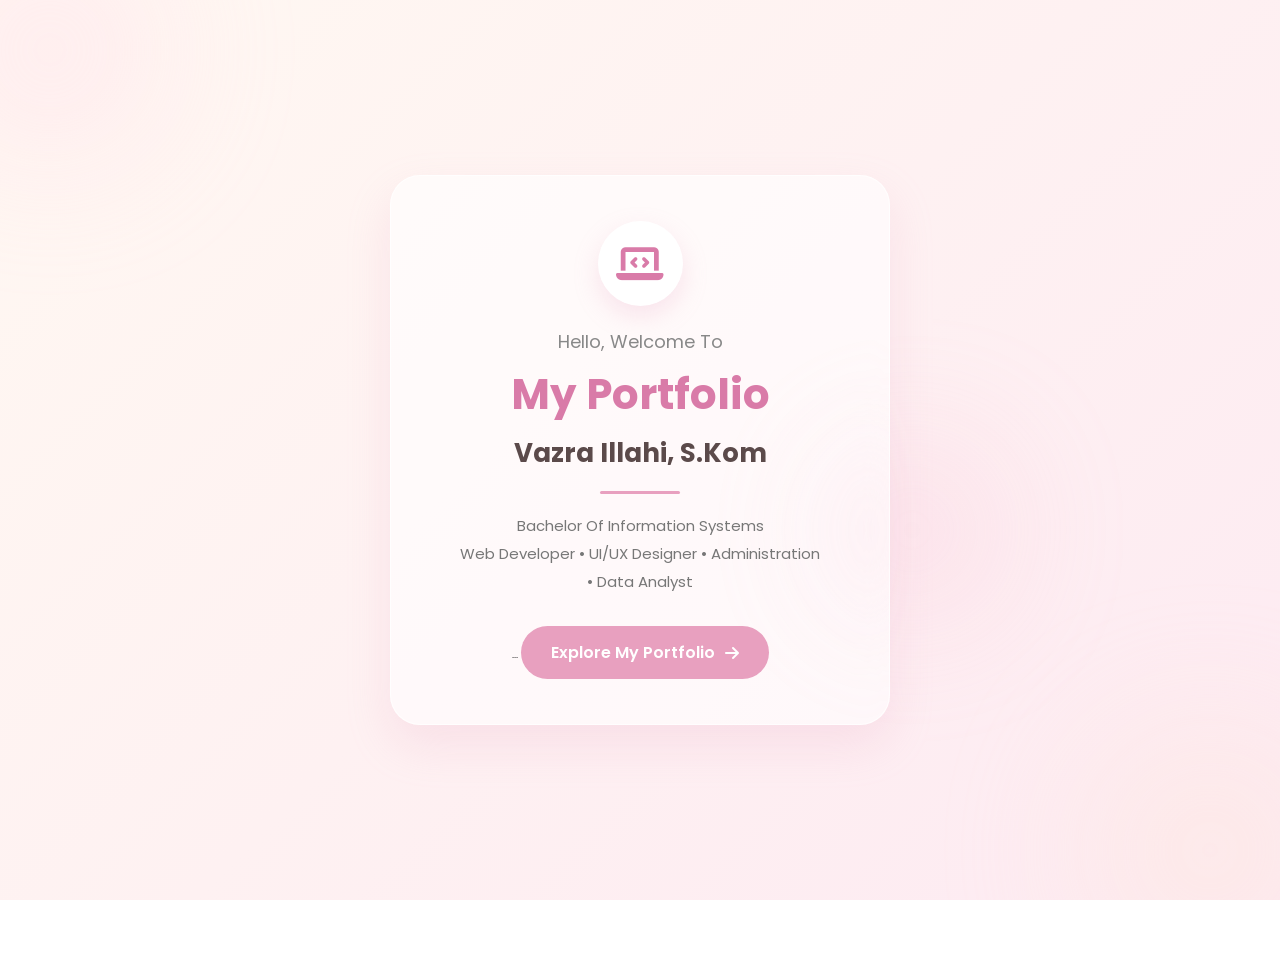
<file: index.html>
<!DOCTYPE html>
<html lang="en">

<head>

<meta charset="UTF-8">
<meta name="viewport" content="width=device-width, initial-scale=1.0">

<title>Welcome | Vazra Illahi</title>

<link rel="stylesheet" href="style.css">

<link href="https://fonts.googleapis.com/css2?family=Poppins:wght@300;400;500;600;700;800&display=swap" rel="stylesheet">

<link rel="stylesheet"
href="https://cdnjs.cloudflare.com/ajax/libs/font-awesome/6.7.2/css/all.min.css">

</head>

<body class="welcome-page">

<div class="blob one"></div>
<div class="blob two"></div>
<div class="blob three"></div>

<div class="welcome-card">

<div class="welcome-icon">

<i class="fa-solid fa-laptop-code"></i>

</div>

<h3>Hello, Welcome To</h3>

<h1>My Portfolio</h1>

<h2>Vazra Illahi, S.Kom</h2>

<div class="line"></div>

<p>

Bachelor Of Information Systems

<br>

Web Developer • UI/UX Designer • Administration
<br>• Data Analyst 
 
</p>

...

<a href="splash.html" class="welcome-btn">
    Explore My Portfolio
    <i class="fa-solid fa-arrow-right"></i>
</a>

</div>

<script src="script.js"></script>

</body>
</html>
</file>
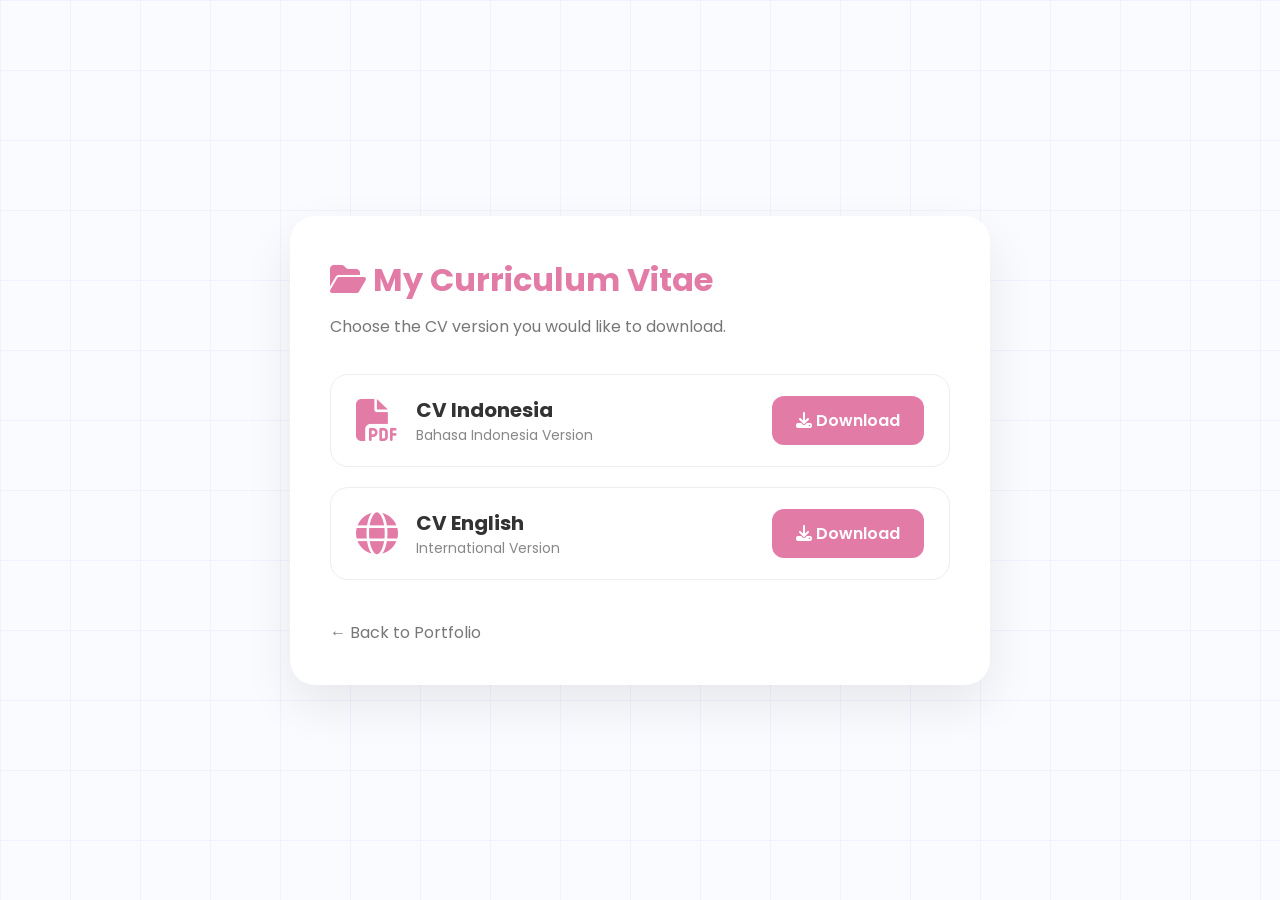
<file: cv/index.html>
<!DOCTYPE html>
<html lang="en">

<head>

<meta charset="UTF-8">
<meta name="viewport" content="width=device-width, initial-scale=1.0">

<title>Download CV | Vazra Illahi</title>

<link href="https://fonts.googleapis.com/css2?family=Poppins:wght@300;400;500;600;700&display=swap" rel="stylesheet">

<link rel="stylesheet"
href="https://cdnjs.cloudflare.com/ajax/libs/font-awesome/6.7.2/css/all.min.css">

<style>

*{
    margin:0;
    padding:0;
    box-sizing:border-box;
    font-family:'Poppins',sans-serif;
}

body{

    min-height:100vh;

    display:flex;

    justify-content:center;

    align-items:center;

    background:#fafbff;

    background-image:
    linear-gradient(rgba(220,220,255,.3) 1px, transparent 1px),
    linear-gradient(90deg, rgba(220,220,255,.3) 1px, transparent 1px);

    background-size:70px 70px;

}

.container{

    width:700px;

    max-width:95%;

    background:white;

    padding:40px;

    border-radius:25px;

    box-shadow:0 20px 50px rgba(0,0,0,.08);

}

h1{

    color:#e27ca7;

    margin-bottom:10px;

    font-size:32px;

}

.subtitle{

    color:#777;

    margin-bottom:35px;

}

.cv-card{

    display:flex;

    justify-content:space-between;

    align-items:center;

    padding:20px 25px;

    border:1px solid #eee;

    border-radius:18px;

    margin-bottom:20px;

    transition:.3s;

}

.cv-card:hover{

    transform:translateY(-5px);

    box-shadow:0 10px 25px rgba(226,124,167,.18);

}

.left{

    display:flex;

    align-items:center;

    gap:18px;

}

.left i{

    font-size:42px;

    color:#e27ca7;

}

.left h3{

    font-size:20px;

    color:#333;

}

.left p{

    color:#888;

    font-size:14px;

}

.download{

    background:#e27ca7;

    color:white;

    text-decoration:none;

    padding:12px 24px;

    border-radius:12px;

    transition:.3s;

    font-weight:600;

}

.download:hover{

    background:#d05f90;

}

.back{

    display:inline-block;

    margin-top:20px;

    color:#777;

    text-decoration:none;

}

.back:hover{

    color:#e27ca7;

}

@media(max-width:700px){

.cv-card{

flex-direction:column;

gap:20px;

text-align:center;

}

.left{

flex-direction:column;

}

}

</style>

</head>

<body>

<div class="container">

<h1>
<i class="fa-solid fa-folder-open"></i>
My Curriculum Vitae
</h1>

<p class="subtitle">
Choose the CV version you would like to download.
</p>

<div class="cv-card">

<div class="left">

<i class="fa-solid fa-file-pdf"></i>

<div>

<h3>CV Indonesia</h3>

<p>Bahasa Indonesia Version</p>

</div>

</div>

<a href="CV_Vazra_Illahi.pdf"
download
class="download">

<i class="fa-solid fa-download"></i>

Download

</a>

</div>

<div class="cv-card">

<div class="left">

<i class="fa-solid fa-globe"></i>

<div>

<h3>CV English</h3>

<p>International Version</p>

</div>

</div>

<a href="CV_Vazra Illahi_International.pdf"
download
class="download">

<i class="fa-solid fa-download"></i>

Download

</a>

</div>

<a href="../home.html" class="back">

← Back to Portfolio

</a>

</div>

</body>

</html>
</file>
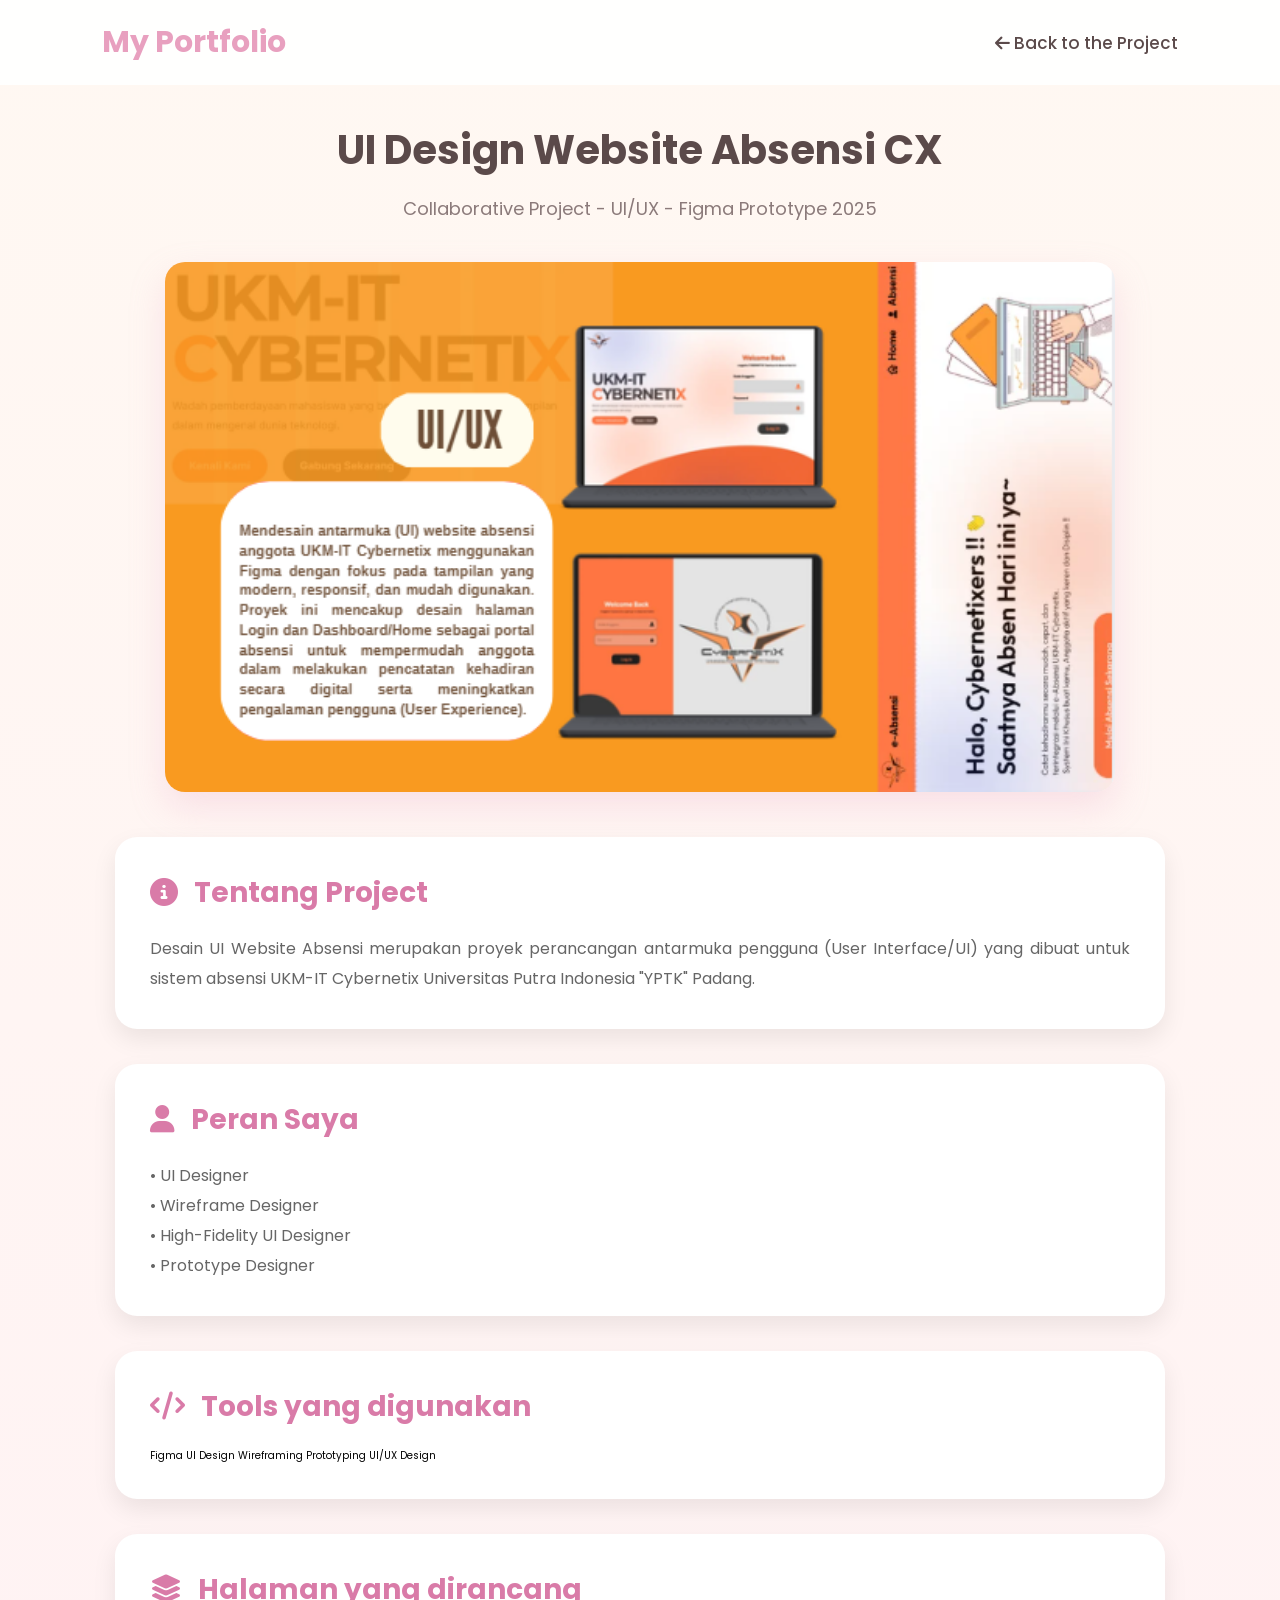
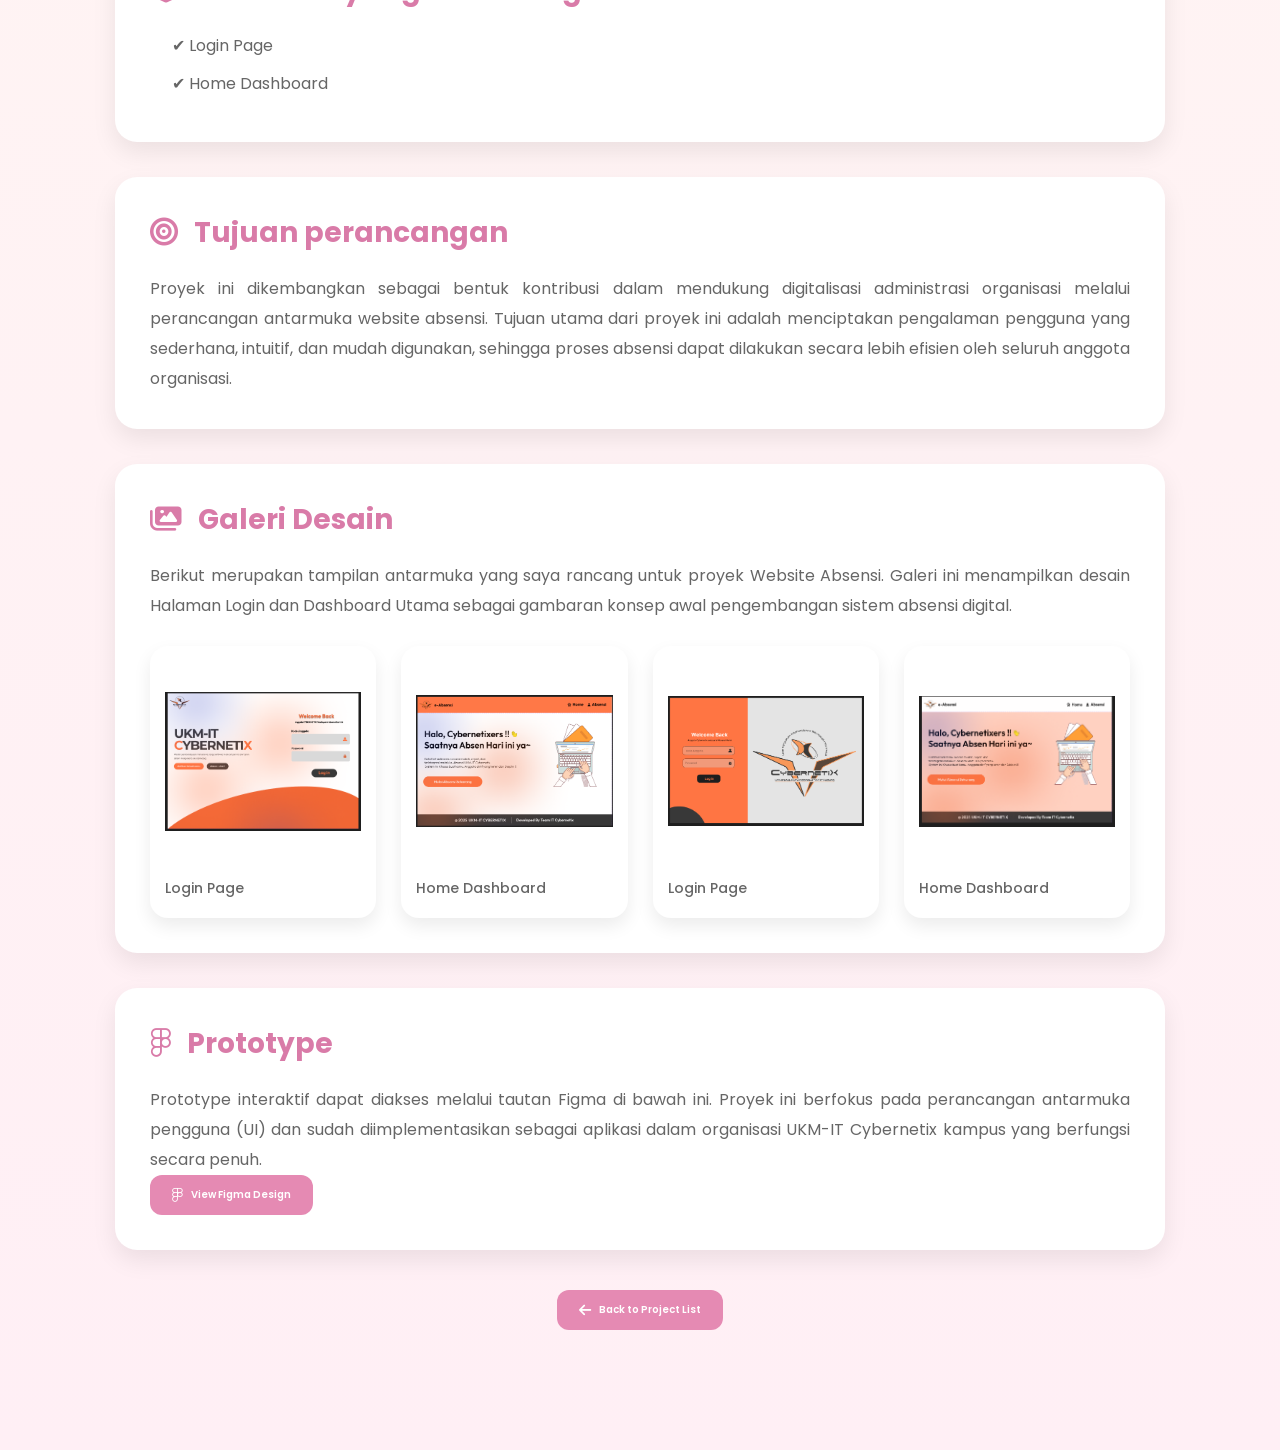
<file: cx.html>
<!DOCTYPE html>
<html lang="id">

<head>

<meta charset="UTF-8">
<meta name="viewport" content="width=device-width, initial-scale=1.0">

<title>UI Design Website Absensi CX | Vazra Illahi</title>

<link rel="stylesheet" href="style.css">

<link href="https://fonts.googleapis.com/css2?family=Poppins:wght@300;400;500;600;700;800&display=swap" rel="stylesheet">

<link rel="stylesheet"
href="https://cdnjs.cloudflare.com/ajax/libs/font-awesome/6.7.2/css/all.min.css">

</head>

<body>

<header class="header">

<a href="index.html" class="logo">
<span>My Portfolio</span>
</a>

<nav class="navbar">

<a href="project.html">
<i class="fa-solid fa-arrow-left"></i>
Back to the Project
</a>

</nav>

</header>

<section class="project-detail">

<h1 class="heading">
UI Design Website Absensi CX
</h1>

<p class="project-subtitle">
Collaborative Project - UI/UX - Figma Prototype 2025

</p>

<img src="images/project4.png" class="hero-image">

<!-- ================= ABOUT ================= -->

<div class="detail-box">

<h2>
<i class="fa-solid fa-circle-info"></i>
Tentang Project
</h2>

<p>

Desain UI Website Absensi merupakan proyek perancangan
 antarmuka pengguna (User Interface/UI) yang dibuat untuk
  sistem absensi UKM-IT Cybernetix Universitas Putra Indonesia
   "YPTK" Padang.

</p>

</div>

<!-- ================= ROLE ================= -->

<div class="detail-box">

<h2>
<i class="fa-solid fa-user"></i>
Peran Saya
</h2>

<p>

• UI Designer

<br>

• Wireframe Designer

<br>

• High-Fidelity UI Designer

<br>

• Prototype Designer

</p>

</div>

<!-- ================= TOOLS ================= -->

<div class="detail-box">

<h2>
<i class="fa-solid fa-code"></i>
Tools yang digunakan
</h2>

<div class="project-tech">

<span>Figma</span>

<span>UI Design</span>

<span>Wireframing</span>

<span>Prototyping</span>

<span>UI/UX Design</span>

</div>

</div>

<!-- ================= PAGES ================= -->

<div class="detail-box">

<h2>
<i class="fa-solid fa-layer-group"></i>
Halaman yang dirancang</h2>

<ul>

<li>✔ Login Page</li>

<li>✔ Home Dashboard</li>

</ul>

</div>

<!-- ================= DEVELOPMENT OBJECTIVE ================= -->

<div class="detail-box">

<h2>

<i class="fa-solid fa-bullseye"></i>

Tujuan perancangan
</h2>

<p>

Proyek ini dikembangkan sebagai bentuk kontribusi dalam mendukung
digitalisasi administrasi organisasi melalui perancangan antarmuka
website absensi. Tujuan utama dari proyek ini adalah menciptakan
pengalaman pengguna yang sederhana, intuitif, dan mudah digunakan,
sehingga proses absensi dapat dilakukan secara lebih efisien oleh
seluruh anggota organisasi.
</p>

</div>

<!-- ================= GALLERY ================= -->

<div class="detail-box">

<h2>

<i class="fa-solid fa-images"></i>

Galeri Desain
</h2>

<p class="gallery-text">

Berikut merupakan tampilan antarmuka yang saya rancang untuk proyek
Website Absensi. Galeri ini menampilkan desain Halaman Login dan
Dashboard Utama sebagai gambaran konsep awal pengembangan sistem
absensi digital.

</p>

<div class="gallery">

<div class="gallery-item">
<img src="images/cxdesain1.png">
<p>Login Page</p>
</div>

<div class="gallery-item">
<img src="images/cxdesain2.png">
<p>Home Dashboard</p>
</div>

<div class="gallery-item">
<img src="images/cxdesain3.png">
<p>Login Page</p>
</div>

<div class="gallery-item">
<img src="images/cxdesain4.png">
<p>Home Dashboard</p>
</div>

</div>

</div>

<!-- ================= PROTOTYPE ================= -->

<div class="detail-box">

<h2>

<i class="fa-brands fa-figma"></i>

Prototype

</h2>

<p>

Prototype interaktif dapat diakses melalui tautan Figma di bawah ini.
Proyek ini berfokus pada perancangan antarmuka pengguna (UI) dan
sudah diimplementasikan sebagai aplikasi dalam organisasi UKM-IT Cybernetix kampus
yang berfungsi secara penuh.

</p>

<a href="https://www.figma.com/design/jfM1y0hmp3lhwWp7ciaz3V/Untitled?node-id=0-1&t=AN0qfxcrF9QN7iwA-1"
target="_blank"
class="project-btn">

<i class="fa-brands fa-figma"></i>

View Figma Design

</a>

</div>

<div style="text-align:center;margin-top:40px;">

<a href="project.html" class="project-btn">

<i class="fa-solid fa-arrow-left"></i>

Back to Project List

</a>

</div>

</section>

</body>

</html>
</file>
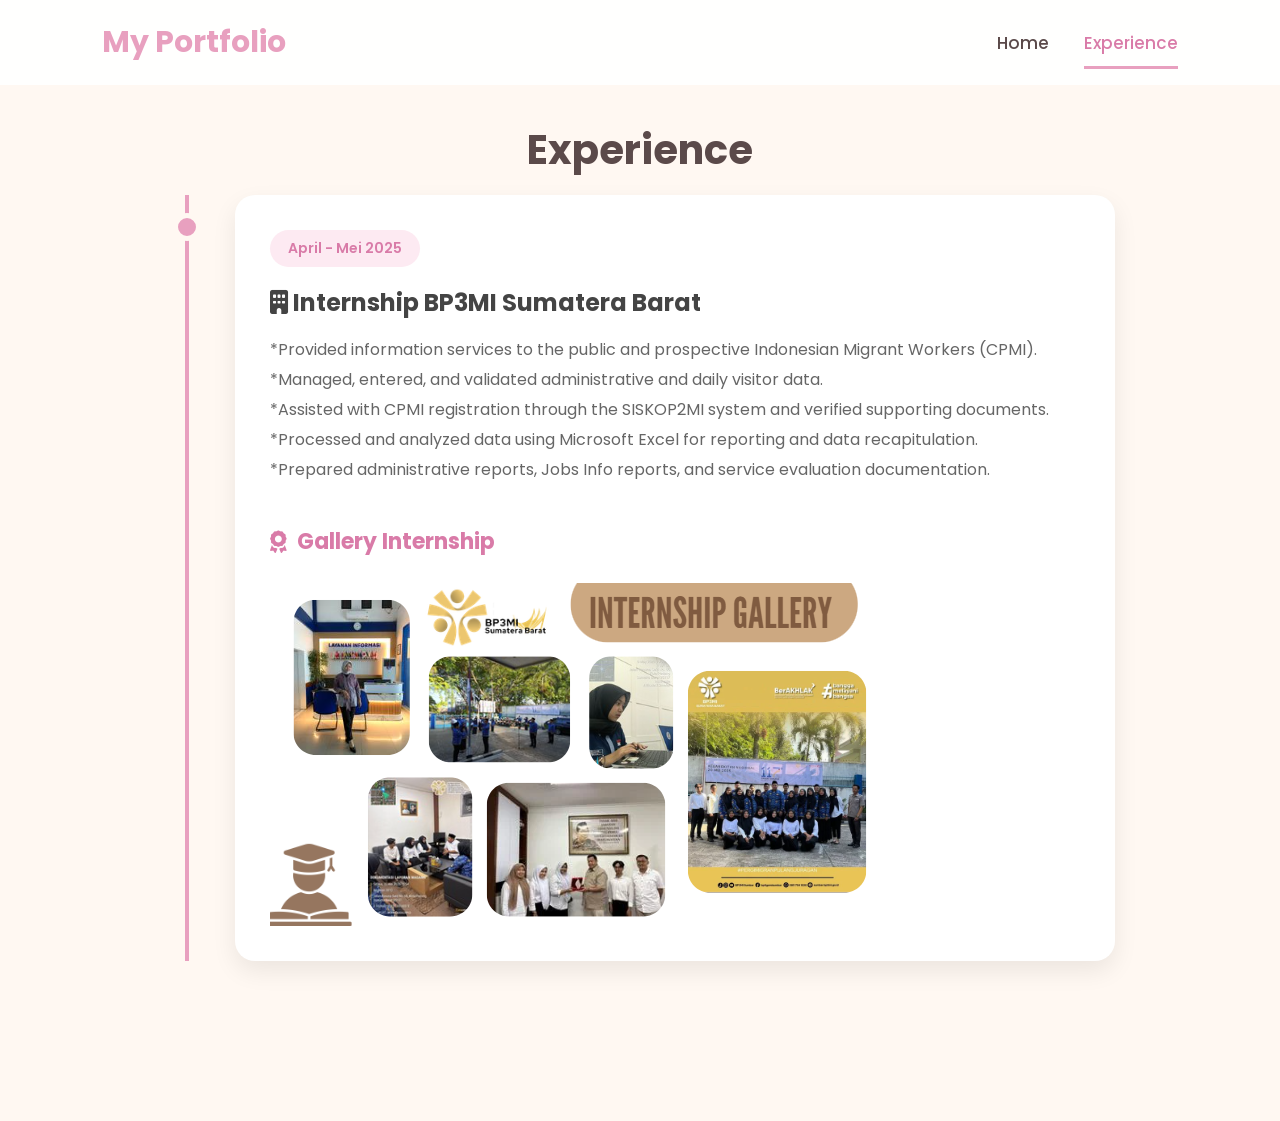
<file: experience.html>
<!DOCTYPE html>
<html lang="id">

<head>
    <meta charset="UTF-8">
    <meta name="viewport" content="width=device-width, initial-scale=1.0">
    <title>Experience | Vazra Illahi</title>

    <link rel="stylesheet" href="style.css">

    <link href="https://fonts.googleapis.com/css2?family=Poppins:wght@300;400;500;600;700;800&display=swap" rel="stylesheet">

    <link rel="stylesheet"
    href="https://cdnjs.cloudflare.com/ajax/libs/font-awesome/6.7.2/css/all.min.css">
</head>

<body>

<header class="header">

    <a href="home.html" class="logo">
        <span>My Portfolio </span>
    </a>

    <nav class="navbar">
        <a href="home.html">Home</a>
        <a href="experience.html" class="active">Experience</a>
    </nav>

</header>



<section id="experience-page">

    <h2 class="heading">Experience</h2>

    <div class="experience-timeline">

        <!-- BP3MI -->

        <div class="experience-item">

            <div class="experience-dot"></div>

            <div class="experience-content">

                <span class="experience-year">April - Mei 2025</span>

                <h3>
                    <i class="fa-solid fa-building"></i>
                    Internship BP3MI Sumatera Barat
                </h3>

                <p>
                    *Provided information services to the public and prospective Indonesian Migrant Workers (CPMI).</p>
                    <p>*Managed, entered, and validated administrative and daily visitor data.</p>
<p>*Assisted with CPMI registration through the SISKOP2MI system and verified supporting documents.</p>
<p>*Processed and analyzed data using Microsoft Excel for reporting and data recapitulation.</p>
<p>*Prepared administrative reports, Jobs Info reports, and service evaluation documentation.</p>


                <!-- ================= GALLERY MAGANG ================= -->


              
<!-- Gallery Class Multimedia -->

  <div class="internship-gallery">

    <h4>
        <i class="fa-solid fa-award"></i>
      Gallery Internship
    </h4>

   

    <div class="gallery">

<img src="images/bp3mi.png">


</div>
</div>

</div>


            </div>

        </div>
</file>
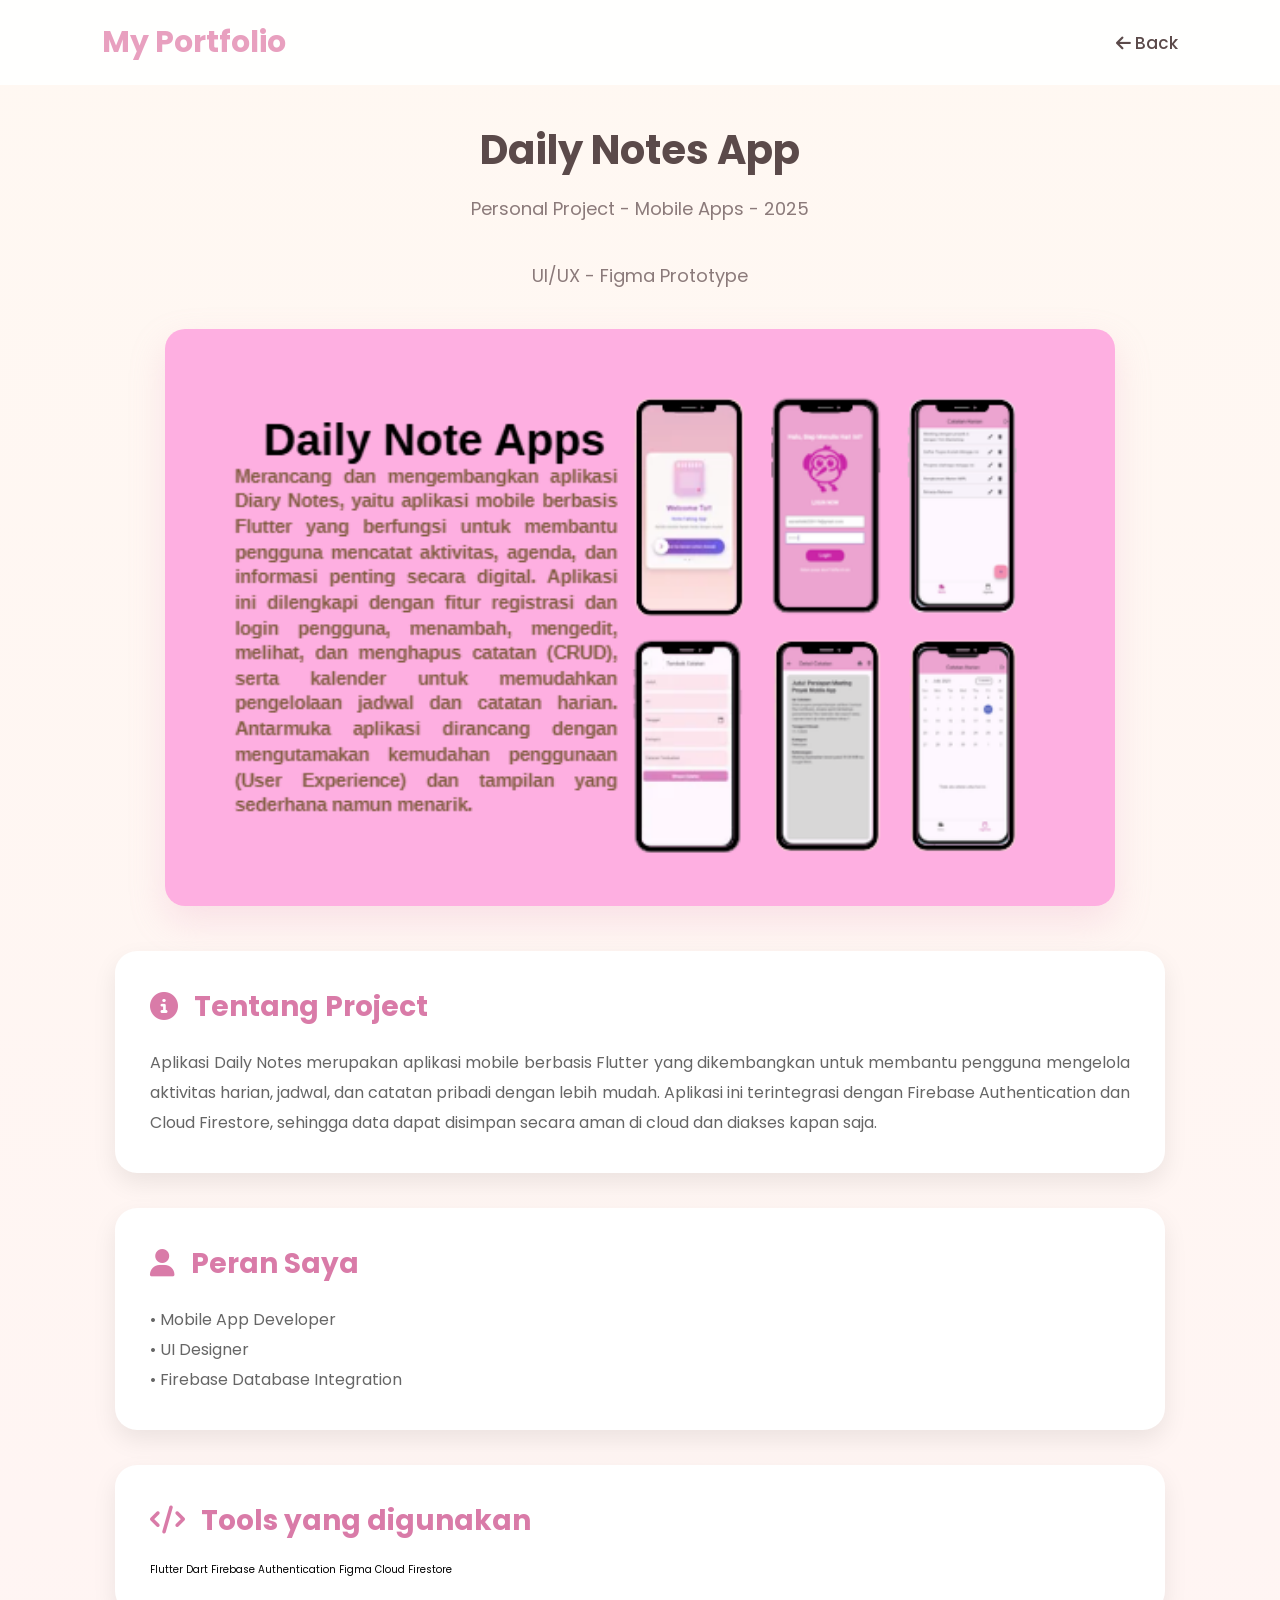
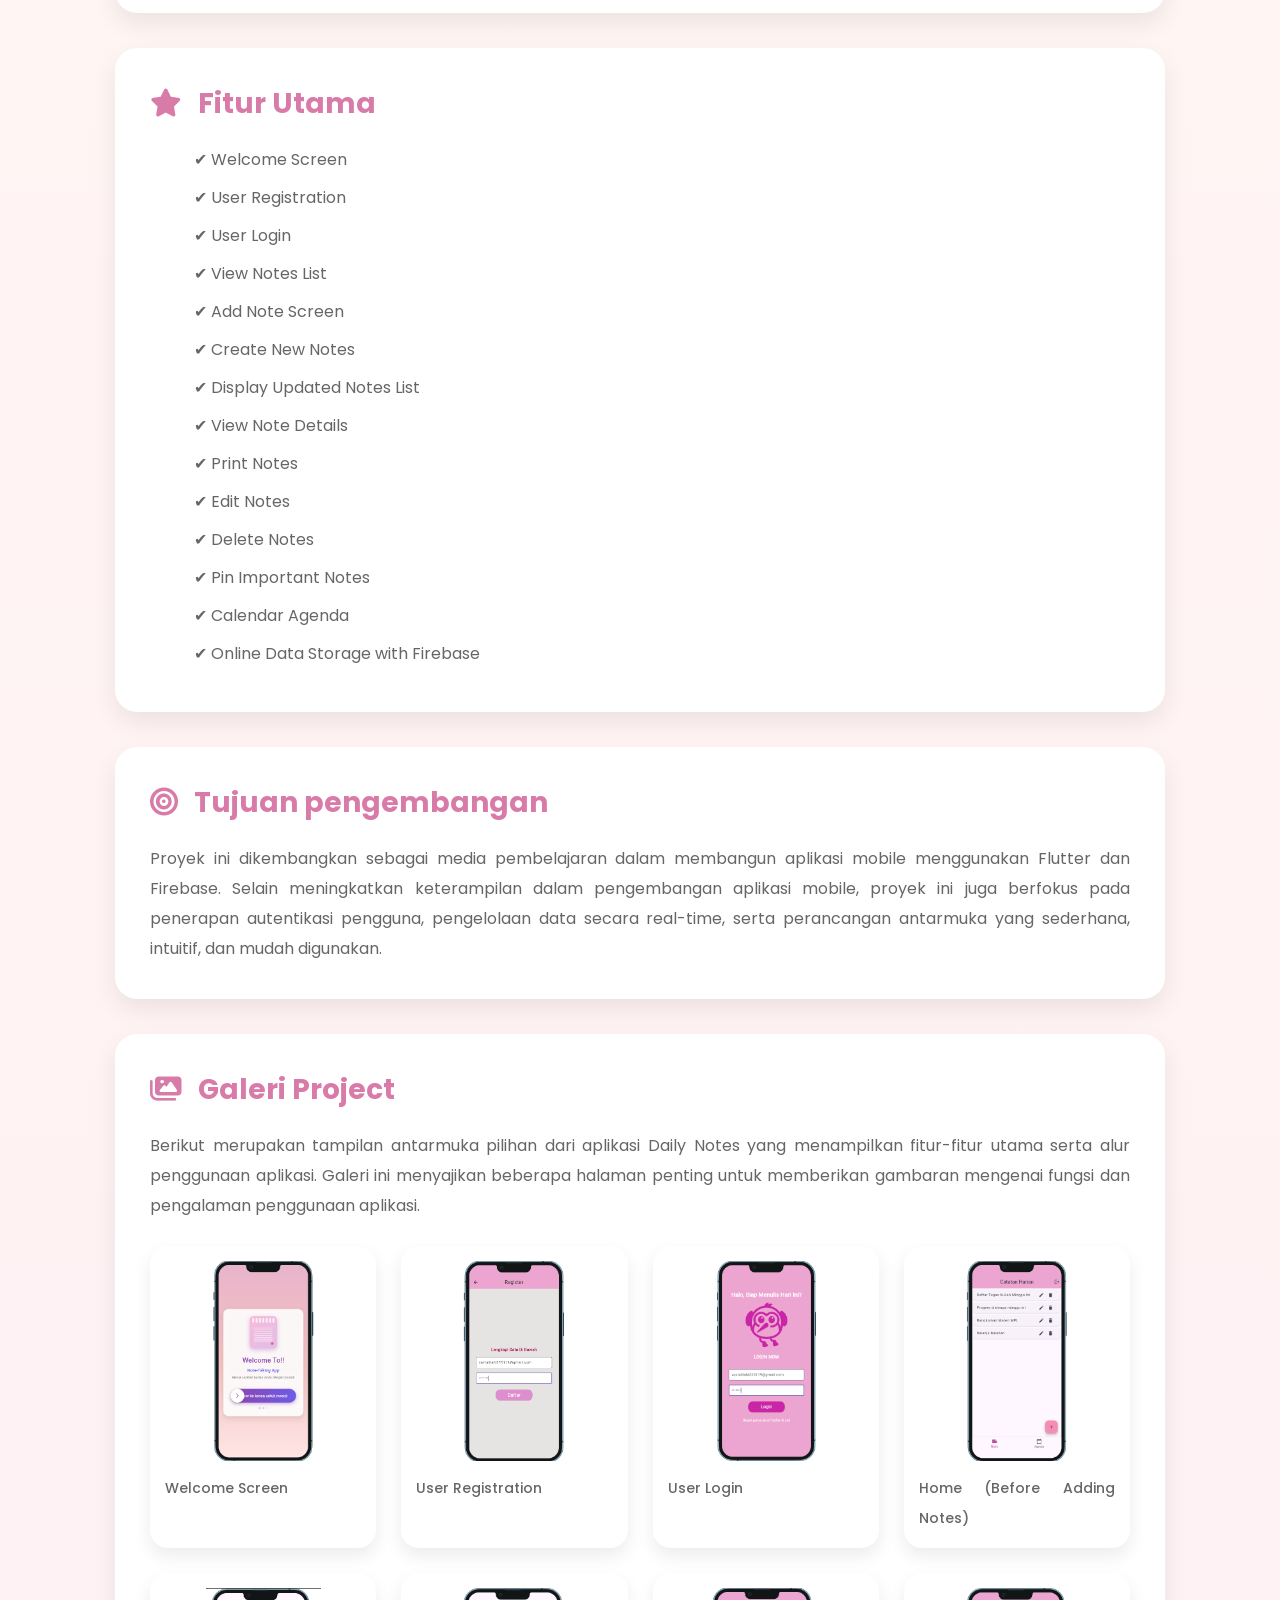
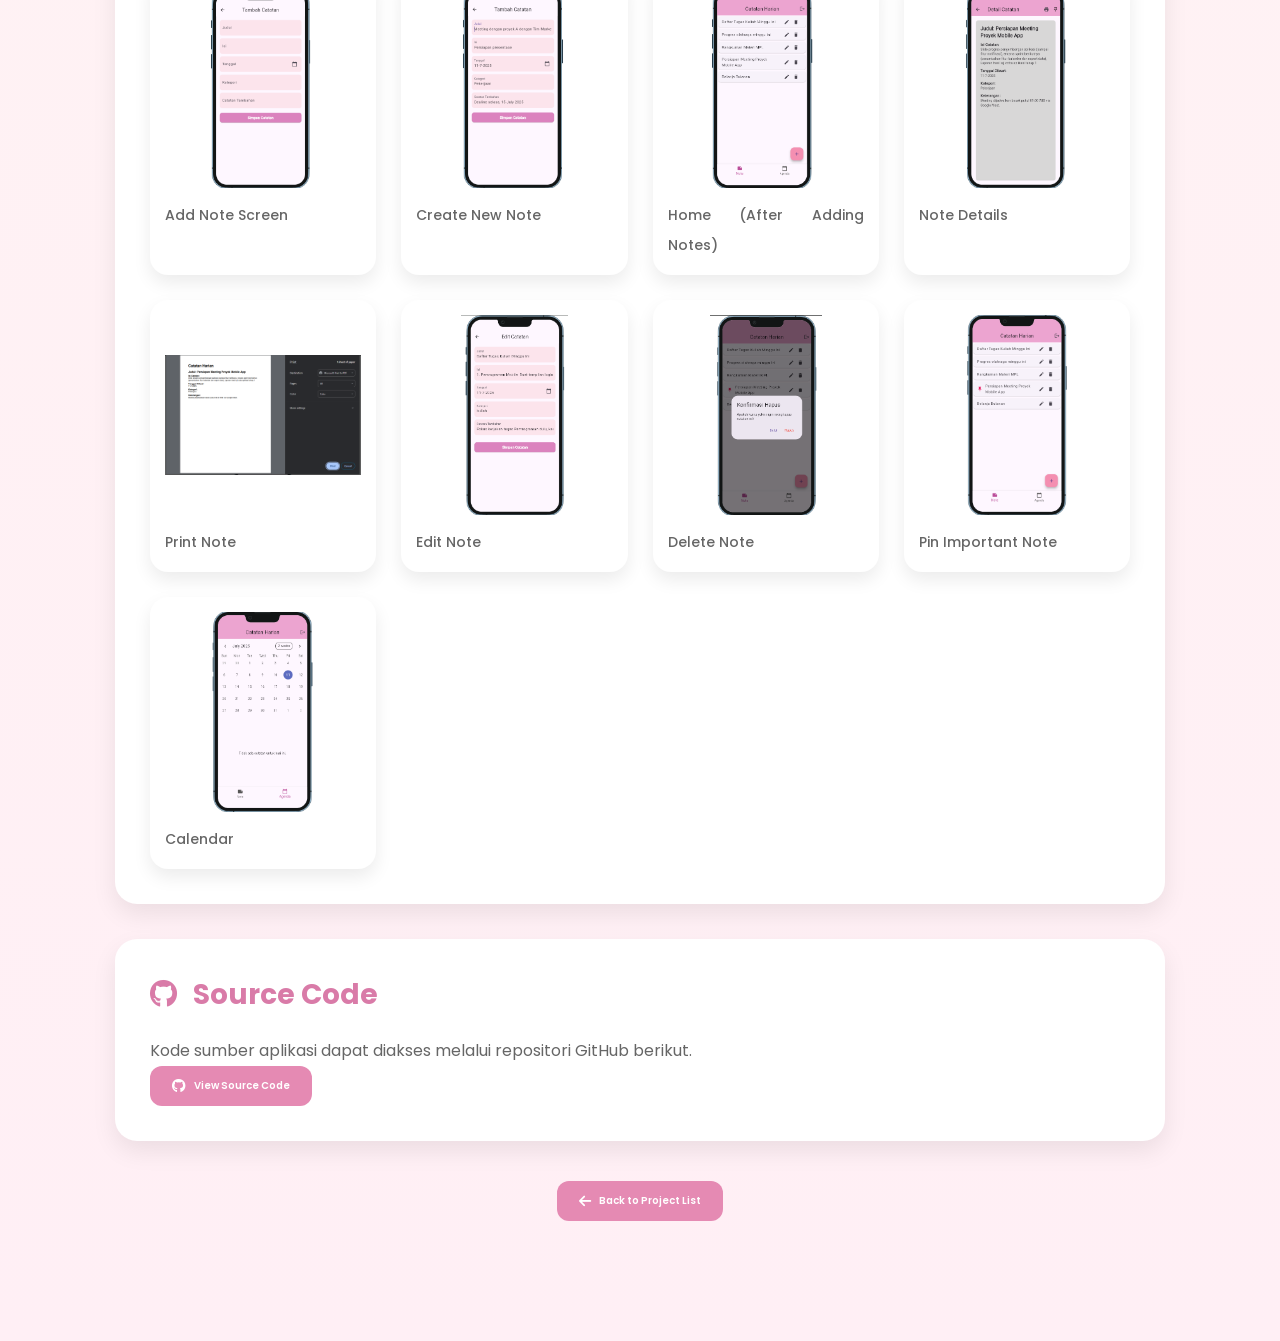
<file: notes.html>
<!DOCTYPE html>
<html lang="id">

<head>

<meta charset="UTF-8">
<meta name="viewport" content="width=device-width, initial-scale=1.0">

<title>Daily Notes App | Vazra Illahi</title>

<link rel="stylesheet" href="style.css">

<link href="https://fonts.googleapis.com/css2?family=Poppins:wght@300;400;500;600;700;800&display=swap" rel="stylesheet">

<link rel="stylesheet"
href="https://cdnjs.cloudflare.com/ajax/libs/font-awesome/6.7.2/css/all.min.css">

</head>

<body>

<header class="header">

    <a href="home.html" class="logo">
        <span>My Portfolio</span>
    </a>

    <nav class="navbar">

        <a href="project.html">
            <i class="fa-solid fa-arrow-left"></i>
            Back
        </a>

    </nav>

</header>

<section class="project-detail">

<h1 class="heading">

Daily Notes App

</h1>

<p class="project-subtitle">

Personal Project - Mobile Apps - 2025 
</p>
<p class="project-subtitle">

UI/UX - Figma Prototype
</p>

<img src="images/project3.png" class="hero-image">

<!--================ ABOUT ================-->

<div class="detail-box">

<h2>

<i class="fa-solid fa-circle-info"></i>

Tentang Project
</h2>

<p>

Aplikasi Daily Notes merupakan aplikasi mobile berbasis Flutter yang
dikembangkan untuk membantu pengguna mengelola aktivitas harian,
jadwal, dan catatan pribadi dengan lebih mudah. Aplikasi ini
terintegrasi dengan Firebase Authentication dan Cloud Firestore,
sehingga data dapat disimpan secara aman di cloud dan diakses kapan
saja.

</p>

</div>

<!--================ ROLE ================-->

<div class="detail-box">

<h2>

<i class="fa-solid fa-user"></i>

Peran Saya
</h2>

<p>

• Mobile App Developer

<br>

• UI Designer

<br>

• Firebase Database Integration

</p>

</div>

<!--================ TECHNOLOGIES ================-->

<div class="detail-box">

<h2>

<i class="fa-solid fa-code"></i>

Tools yang digunakan
</h2>

<div class="project-tech">

<span>Flutter</span>

<span>Dart</span>

<span>Firebase Authentication</span>
<span>Figma</span>

<span>Cloud Firestore</span>

</div>

</div>

<!--================ FEATURES ================-->

<div class="detail-box">

<h2>

<i class="fa-solid fa-star"></i>

Fitur Utama

</h2>

<ul>

<ul>
    <li>✔ Welcome Screen</li>
    <li>✔ User Registration</li>
    <li>✔ User Login</li>
    <li>✔ View Notes List</li>
    <li>✔ Add Note Screen</li>
    <li>✔ Create New Notes</li>
    <li>✔ Display Updated Notes List</li>
    <li>✔ View Note Details</li>
    <li>✔ Print Notes</li>
    <li>✔ Edit Notes</li>
    <li>✔ Delete Notes</li>
    <li>✔ Pin Important Notes</li>
    <li>✔ Calendar Agenda</li>
    <li>✔ Online Data Storage with Firebase</li>
</ul>

</ul>

</div>

<!--================ DEVELOPMENT OBJECTIVE ================-->

<div class="detail-box">

<h2>

<i class="fa-solid fa-bullseye"></i>

Tujuan pengembangan
</h2>

<p>

Proyek ini dikembangkan sebagai media pembelajaran dalam membangun
aplikasi mobile menggunakan Flutter dan Firebase. Selain meningkatkan
keterampilan dalam pengembangan aplikasi mobile, proyek ini juga
berfokus pada penerapan autentikasi pengguna, pengelolaan data secara
real-time, serta perancangan antarmuka yang sederhana, intuitif, dan
mudah digunakan.
</p>

</div>

<!--================ GALLERY ================-->

<div class="detail-box">

<h2>

<i class="fa-solid fa-images"></i>

Galeri Project
</h2>

<p class="gallery-text">

Berikut merupakan tampilan antarmuka pilihan dari aplikasi Daily Notes
yang menampilkan fitur-fitur utama serta alur penggunaan aplikasi.
Galeri ini menyajikan beberapa halaman penting untuk memberikan
gambaran mengenai fungsi dan pengalaman penggunaan aplikasi.

</p>

<div class="gallery">
<div class="gallery">

    <div class="gallery-item">
        <img src="images/welcomenote.png" alt="Welcome">
        <p>Welcome Screen</p>
    </div>

    <div class="gallery-item">
        <img src="images/regisnote.png" alt="Register">
        <p>User Registration</p>
    </div>

    <div class="gallery-item">
        <img src="images/loginnote.png" alt="Login">
        <p>User Login</p>
    </div>

    <div class="gallery-item">
        <img src="images/catatanbefore.png" alt="Home">
        <p>Home (Before Adding Notes)</p>
    </div>

    <div class="gallery-item">
        <img src="images/tampilantambahctt.png" alt="Add Note Form">
        <p>Add Note Screen</p>
    </div>

    <div class="gallery-item">
        <img src="images/tambahcatatan.png" alt="Create Note">
        <p>Create New Note</p>
    </div>

    <div class="gallery-item">
        <img src="images/catatanafter.png" alt="Home After Add">
        <p>Home (After Adding Notes)</p>
    </div>

    <div class="gallery-item">
        <img src="images/detailctt.png" alt="Detail Note">
        <p>Note Details</p>
    </div>

    <div class="gallery-item">
        <img src="images/printcatatan.png" alt="Print Note">
        <p>Print Note</p>
    </div>

    <div class="gallery-item">
        <img src="images/editctt.png" alt="Edit Note">
        <p>Edit Note</p>
    </div>

    <div class="gallery-item">
        <img src="images/hapusctt.png" alt="Delete Note">
        <p>Delete Note</p>
    </div>

    <div class="gallery-item">
        <img src="images/pin.png" alt="Pin Note">
        <p>Pin Important Note</p>
    </div>

    <div class="gallery-item">
        <img src="images/kalender.png" alt="Calendar">
        <p>Calendar</p>
    </div>

</div>

</div>

</div>

<!--================ SOURCE CODE ================-->

<div class="detail-box">

<h2>

<i class="fab fa-github"></i>

Source Code

</h2>

<p>

Kode sumber aplikasi dapat diakses melalui repositori GitHub berikut.

</p>

<a href="https://github.com/vazraail/DailyNotesApp"
target="_blank"
class="project-btn">

<i class="fab fa-github"></i>

View Source Code

</a>

</div>

<div style="text-align:center;margin-top:40px;">

<a href="project.html" class="project-btn">

<i class="fa-solid fa-arrow-left"></i>

Back to Project List

</a>

</div>

</section>

</body>

</html>
</file>
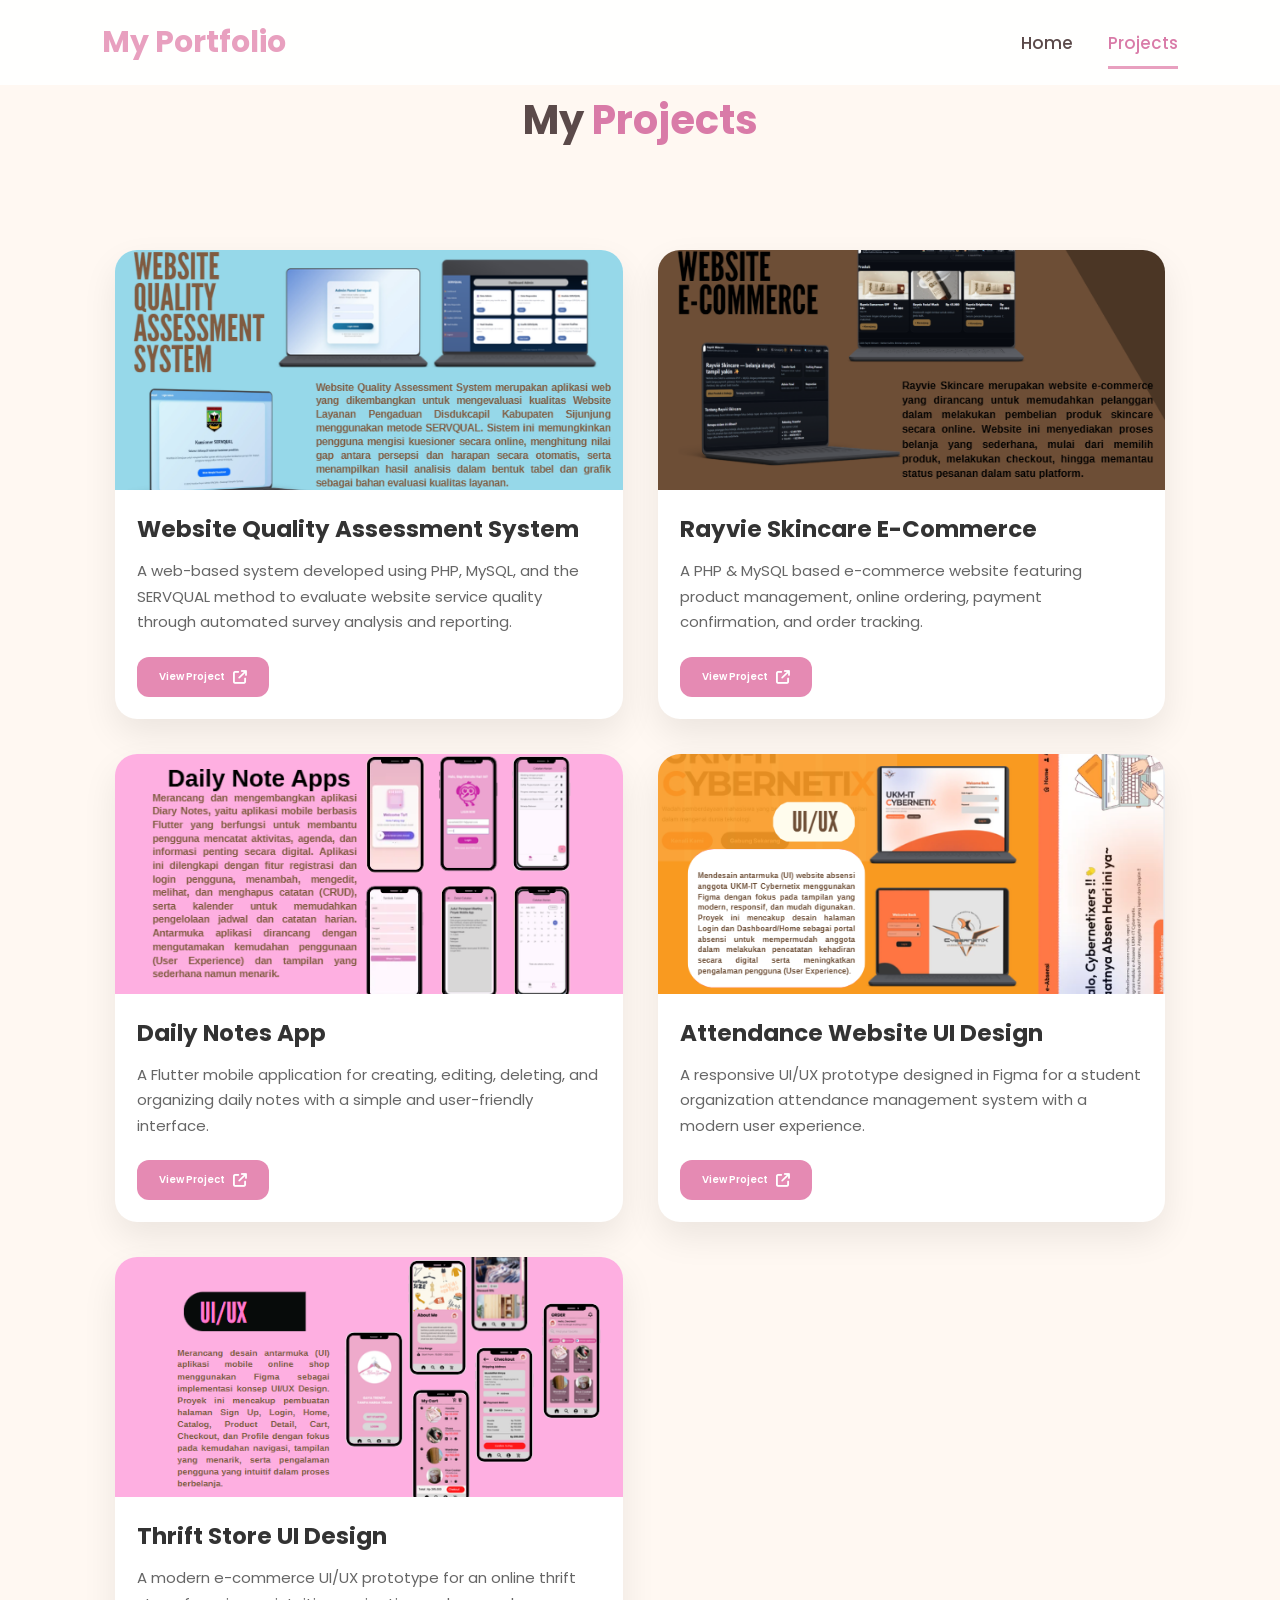
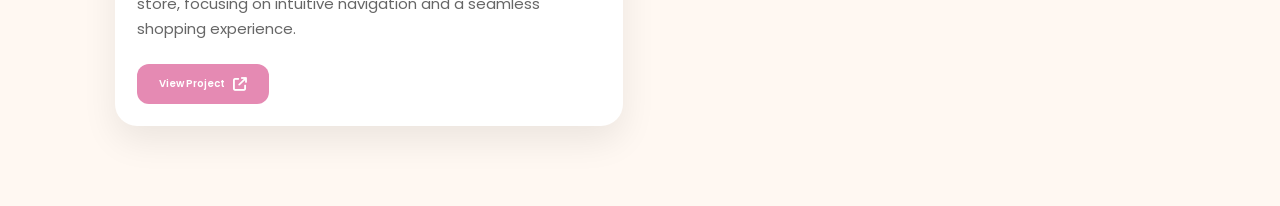
<file: project.html>
<!DOCTYPE html>
<html lang="en">

<head>

<meta charset="UTF-8">
<meta name="viewport" content="width=device-width, initial-scale=1.0">

<title>Projects | Vazra Illahi</title>

<link rel="stylesheet" href="style.css">

<link href="https://fonts.googleapis.com/css2?family=Poppins:wght@300;400;500;600;700;800&display=swap" rel="stylesheet">

<link rel="stylesheet"
href="https://cdnjs.cloudflare.com/ajax/libs/font-awesome/6.7.2/css/all.min.css">

</head>

<body>

<!--================ HEADER ================-->

<header class="header">

    <a href="home.html" class="logo">
        <span>My Portfolio</span>
    </a>

    <nav class="navbar">

        <a href="home.html">Home</a>
        <a href="project.html" class="active">Projects</a>

    </nav>

</header>

<!--================ PROJECTS ================-->

<section id="projects-page">

    <h2 class="heading">My <span>Projects</span></h2>

    <div class="project-container">

         <div class="project-container">

   <!-- ================= Website Quality Assessment System ================= -->

<div class="project-card">

    <img src="images/project1.png" alt="Website Quality Assessment System">

    <div class="project-info">

        <h3>Website Quality Assessment System</h3>

        <p>
            A web-based system developed using PHP, MySQL, and the SERVQUAL
            method to evaluate website service quality through automated
            survey analysis and reporting.
        </p>

        <a href="servqual.html" class="project-btn">
            View Project
            <i class="fa-solid fa-arrow-up-right-from-square"></i>
        </a>

    </div>

</div>

<!-- ================= Rayvie Skincare ================= -->

<div class="project-card">

    <img src="images/project2.png" alt="Rayvie Skincare">

    <div class="project-info">

        <h3>Rayvie Skincare E-Commerce</h3>

        <p>
            A PHP & MySQL based e-commerce website featuring product
            management, online ordering, payment confirmation, and
            order tracking.
        </p>

        <a href="skincare.html" class="project-btn">
            View Project
            <i class="fa-solid fa-arrow-up-right-from-square"></i>
        </a>

    </div>

</div>

<!-- ================= Daily Notes ================= -->

<div class="project-card">

    <img src="images/project3.png" alt="Daily Notes App">

    <div class="project-info">

        <h3>Daily Notes App</h3>

        <p>
            A Flutter mobile application for creating, editing,
            deleting, and organizing daily notes with a simple
            and user-friendly interface.
        </p>

        <a href="notes.html" class="project-btn">
            View Project
            <i class="fa-solid fa-arrow-up-right-from-square"></i>
        </a>

    </div>

</div>

<!-- ================= Attendance UI ================= -->

<div class="project-card">

    <img src="images/project4.png" alt="Attendance Website UI">

    <div class="project-info">

        <h3>Attendance Website UI Design</h3>

        <p>
            A responsive UI/UX prototype designed in Figma for a
            student organization attendance management system with
            a modern user experience.
        </p>

        <a href="cx.html" class="project-btn">
            View Project
            <i class="fa-solid fa-arrow-up-right-from-square"></i>
        </a>

    </div>

</div>

<!-- ================= Thrift Store ================= -->

<div class="project-card">

    <img src="images/project5.png" alt="Thrift Store UI">

    <div class="project-info">

        <h3>Thrift Store UI Design</h3>

        <p>
            A modern e-commerce UI/UX prototype for an online thrift
            store, focusing on intuitive navigation and a seamless
            shopping experience.
        </p>

        <a href="relovestore.html" class="project-btn">
            View Project
            <i class="fa-solid fa-arrow-up-right-from-square"></i>
        </a>

    </div>

</div>
</div>
</div>
    </div>

</section>

</body>

</html>
</file>
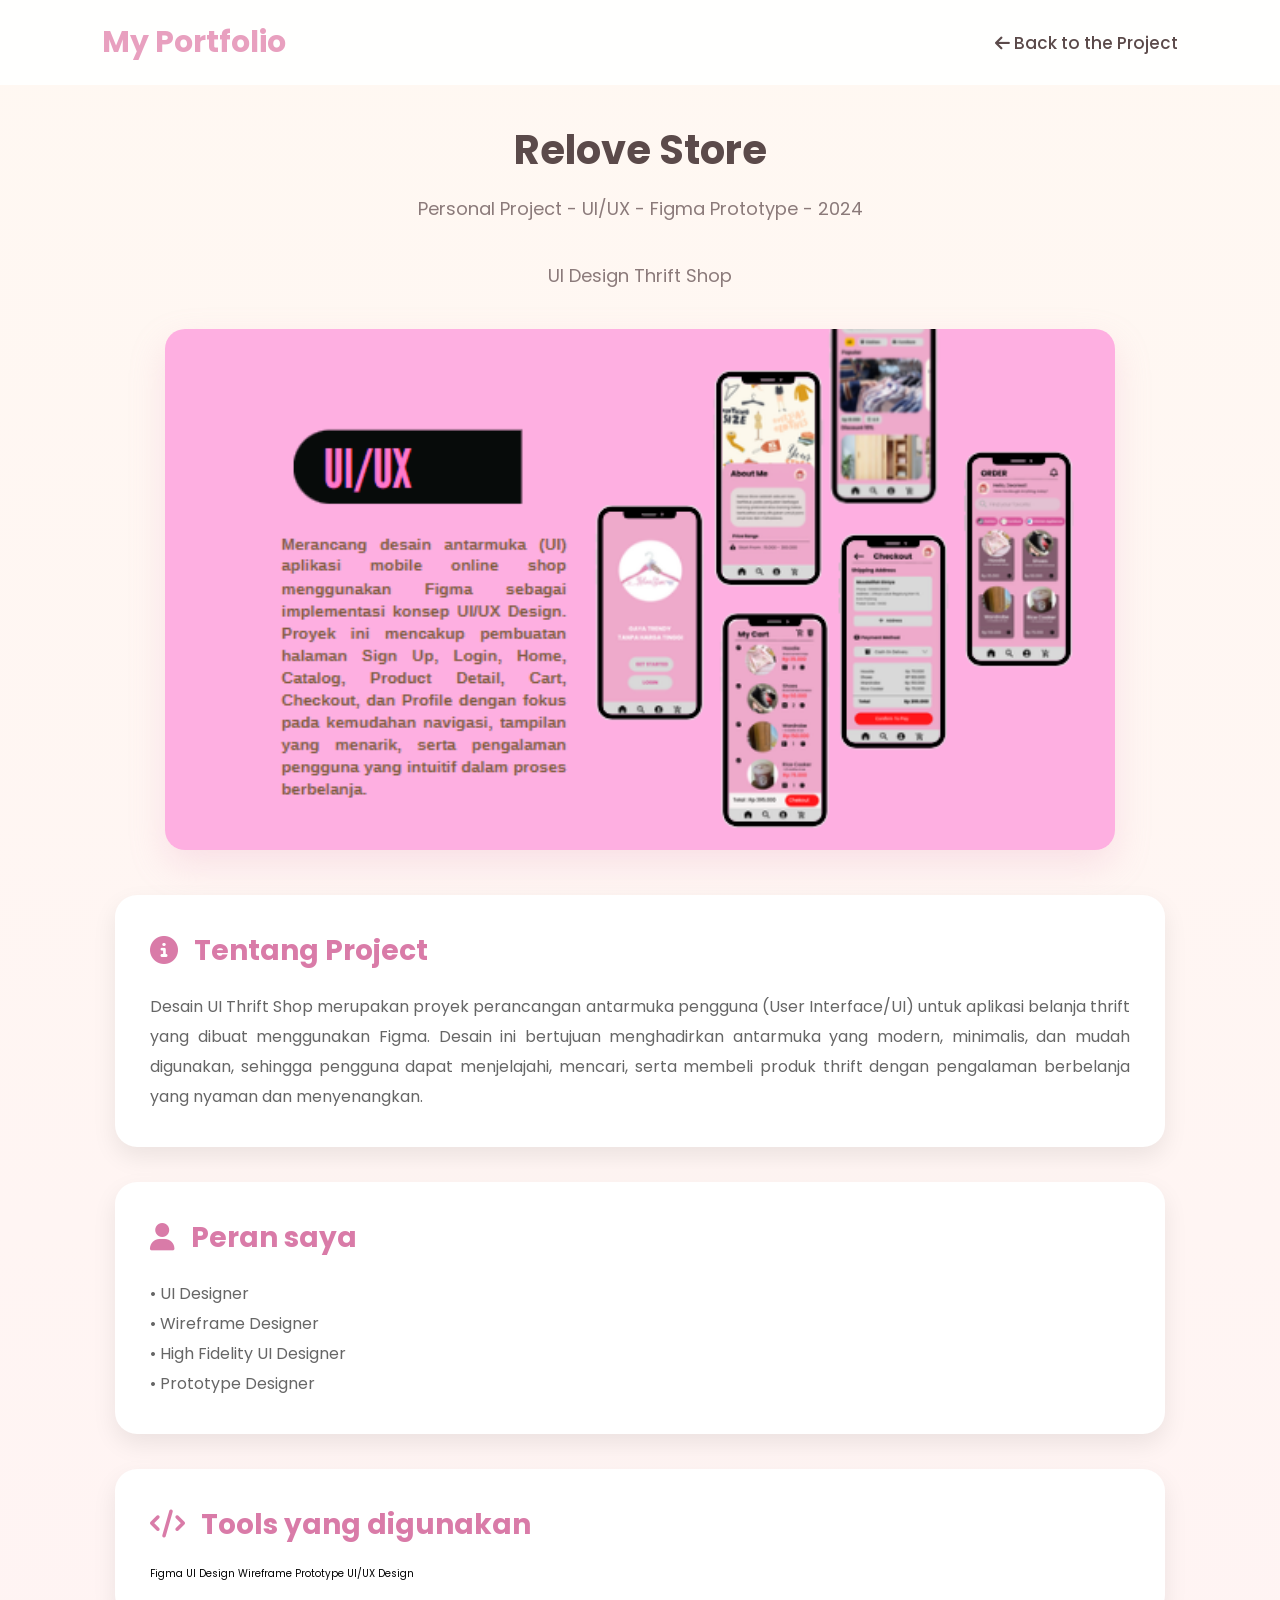
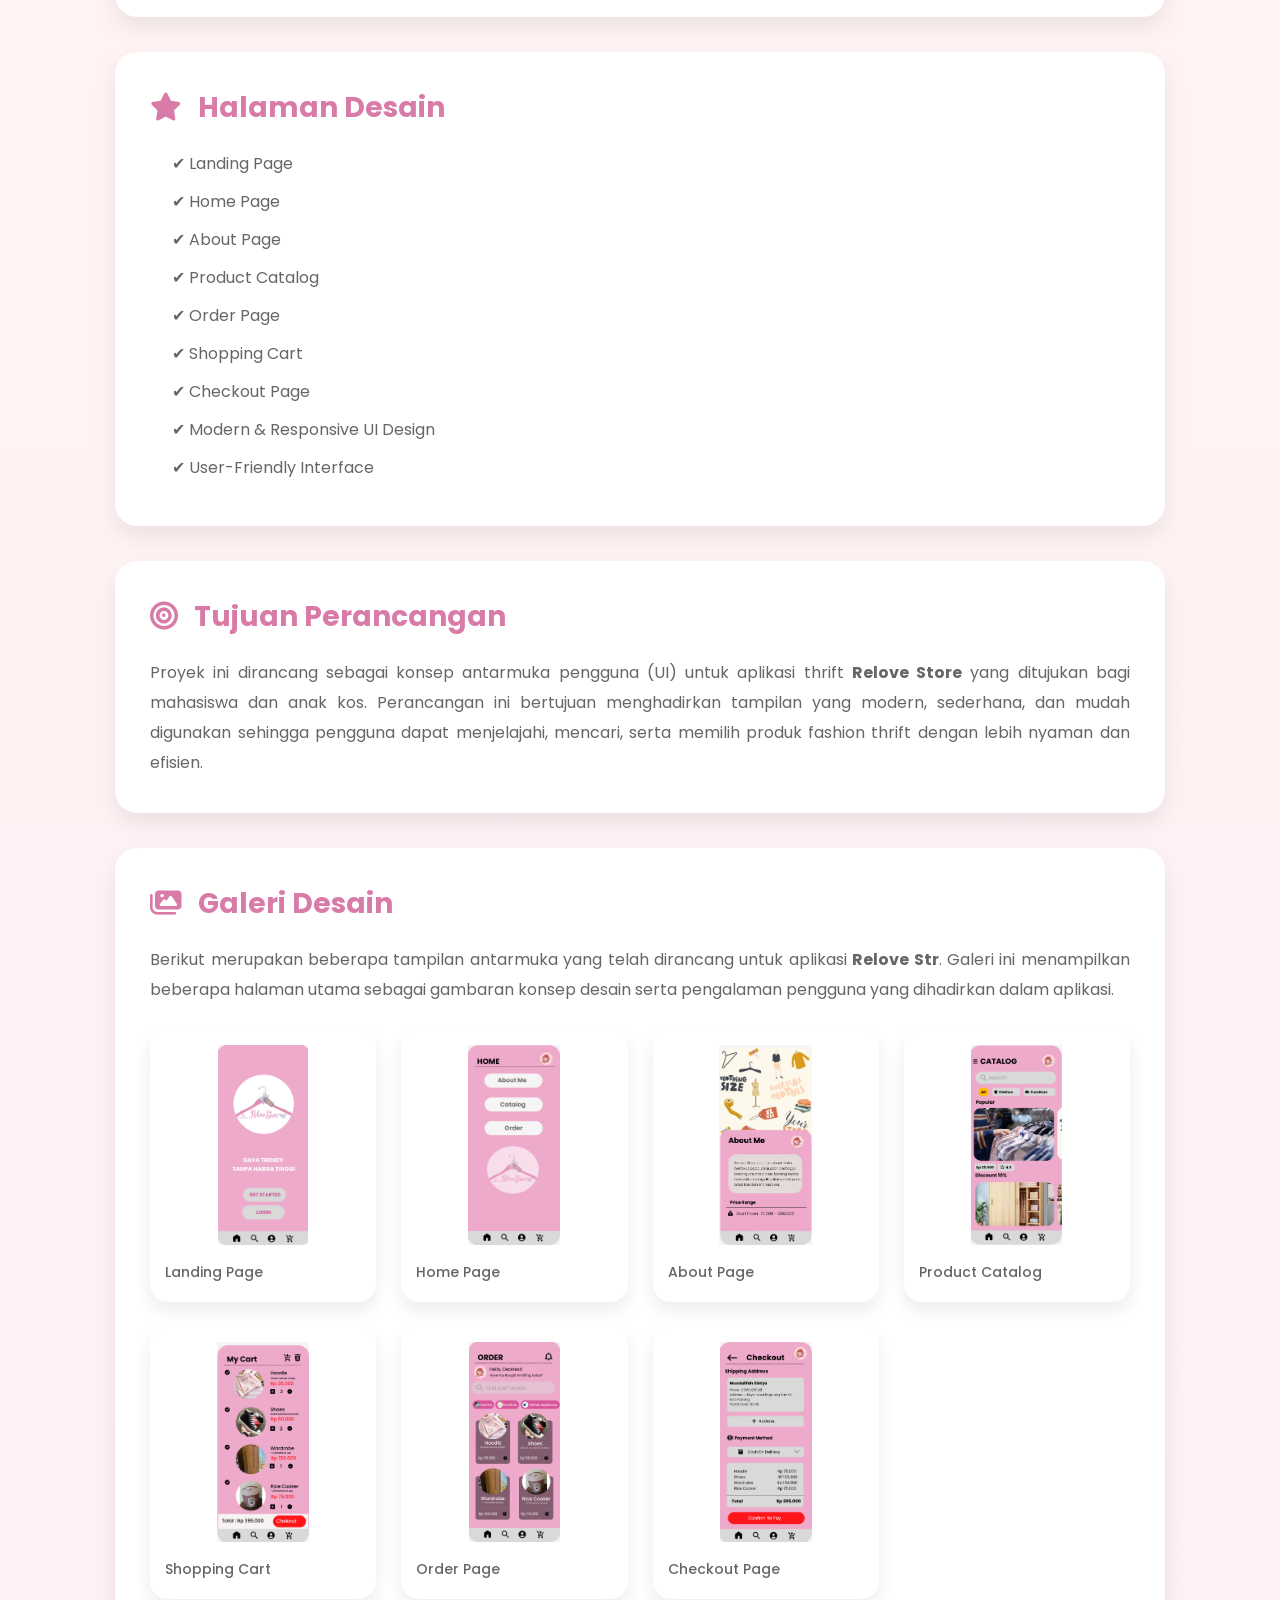
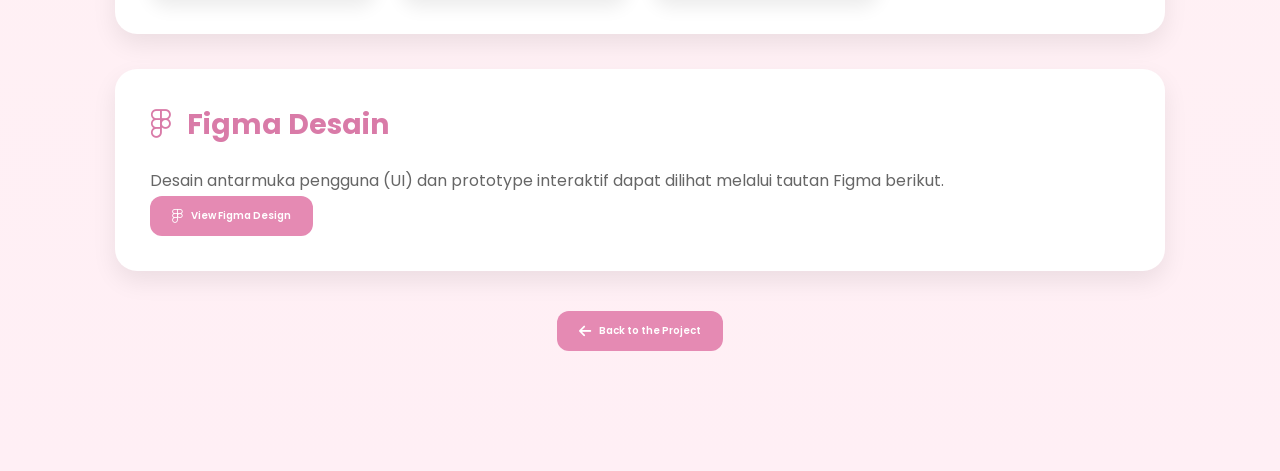
<file: relovestore.html>
<!DOCTYPE html>
<html lang="id">

<head>

<meta charset="UTF-8">
<meta name="viewport" content="width=device-width, initial-scale=1.0">

<title>UI Design Thrift Shop | Vazra Illahi</title>

<link rel="stylesheet" href="style.css">

<link href="https://fonts.googleapis.com/css2?family=Poppins:wght@300;400;500;600;700;800&display=swap" rel="stylesheet">

<link rel="stylesheet"
href="https://cdnjs.cloudflare.com/ajax/libs/font-awesome/6.7.2/css/all.min.css">

</head>

<body>

<header class="header">

    <a href="home.html" class="logo">
        <span>My Portfolio</span>
    </a>

    <nav class="navbar">

        <a href="project.html">
            <i class="fa-solid fa-arrow-left"></i>
            Back to the Project

        </a>

    </nav>

</header>

<section class="project-detail">

<h1 class="heading">

Relove Store

</h1>

<p class="project-subtitle">

Personal Project - UI/UX - Figma Prototype - 2024

</p>
<p class="project-subtitle">

UI Design Thrift Shop</p>

<img src="images/project5.png" class="hero-image">

<!--================ TENTANG ================-->

<div class="detail-box">

<h2>

<i class="fa-solid fa-circle-info"></i>

Tentang Project</h2>

<p>
Desain UI Thrift Shop merupakan proyek perancangan antarmuka pengguna
(User Interface/UI) untuk aplikasi belanja thrift yang dibuat
menggunakan Figma. Desain ini bertujuan menghadirkan antarmuka yang
modern, minimalis, dan mudah digunakan, sehingga pengguna dapat
menjelajahi, mencari, serta membeli produk thrift dengan
pengalaman berbelanja yang nyaman dan menyenangkan.

</p>

</div>

<!--================ PERAN ================-->

<div class="detail-box">

<h2>

<i class="fa-solid fa-user"></i>

Peran saya
</h2>

<p>

• UI Designer

<br>

• Wireframe Designer

<br>

• High Fidelity UI Designer

<br>

• Prototype Designer

</p>

</div>

<!--================ TOOLS ================-->

<div class="detail-box">

<h2>

<i class="fa-solid fa-code"></i>

Tools yang digunakan
</h2>

<div class="project-tech">

<span>Figma</span>

<span>UI Design</span>

<span>Wireframe</span>

<span>Prototype</span>

<span>UI/UX Design</span>

</div>

</div>

<!--================ HALAMAN ================-->

<div class="detail-box">

<h2>

<i class="fa-solid fa-star"></i>

Halaman Desain</h2>

<ul>

<li>✔ Landing Page</li>

<li>✔ Home Page</li>

<li>✔ About Page</li>

<li>✔ Product Catalog</li>

<li>✔ Order Page</li>

<li>✔ Shopping Cart</li>

<li>✔ Checkout Page</li>

<li>✔ Modern & Responsive UI Design</li>

<li>✔ User-Friendly Interface</li>
</ul>

</div>

<!--================ TUJUAN ================-->

<div class="detail-box">

<h2>

<i class="fa-solid fa-bullseye"></i>

Tujuan Perancangan</h2>

<p>

Proyek ini dirancang sebagai konsep antarmuka pengguna (UI) untuk
aplikasi thrift <b>Relove Store</b> yang ditujukan bagi mahasiswa dan
anak kos. Perancangan ini bertujuan menghadirkan tampilan yang modern,
sederhana, dan mudah digunakan sehingga pengguna dapat menjelajahi,
mencari, serta memilih produk fashion thrift dengan lebih nyaman dan
efisien.

</p>

</div>

<!--================ GALLERY ================-->

<div class="detail-box">

<h2>

<i class="fa-solid fa-images"></i>

Galeri Desain
</h2>

<p class="gallery-text">

Berikut merupakan beberapa tampilan antarmuka yang telah dirancang
untuk aplikasi <b>Relove Str</b>. Galeri ini menampilkan beberapa
halaman utama sebagai gambaran konsep desain serta pengalaman pengguna
yang dihadirkan dalam aplikasi.
</p>

<div class="gallery">
<div class="gallery">

    <div class="gallery-item">
        <img src="images/screen.png">
        <p>Landing Page</p>
    </div>

    <div class="gallery-item">
        <img src="images/homestore.png">
        <p>Home Page</p>
    </div>

    <div class="gallery-item">
        <img src="images/about.png">
        <p>About Page</p>
    </div>

    <div class="gallery-item">
        <img src="images/catalog.png">
        <p>Product Catalog</p>
    </div>

    <div class="gallery-item">
        <img src="images/cart.png">
        <p>Shopping Cart</p>
    </div>

    <div class="gallery-item">
        <img src="images/order.png">
        <p>Order Page</p>
    </div>

    <div class="gallery-item">
        <img src="images/chekout.png">
        <p>Checkout Page</p>
    </div>

</div>
</div>

</div>

<!--================ FIGMA ================-->

<div class="detail-box">

<h2>

<i class="fa-brands fa-figma"></i>

Figma Desain

</h2>

<p>

Desain antarmuka pengguna (UI) dan prototype interaktif dapat dilihat
melalui tautan Figma berikut.

</p>

<a href="https://www.figma.com/design/ALxT1RLmaN118ayiYxjPBp/Untitled?node-id=0-1&p=f&t=CkKySw54bFJuntEb-0"
target="_blank"
class="project-btn">

<i class="fa-brands fa-figma"></i>
View Figma Design

</a>
</div>

<div style="text-align:center;margin-top:40px;">

<a href="project.html" class="project-btn">

<i class="fa-solid fa-arrow-left"></i>

Back to the Project
</a>

</div>

</section>

</body>

</html>
</file>
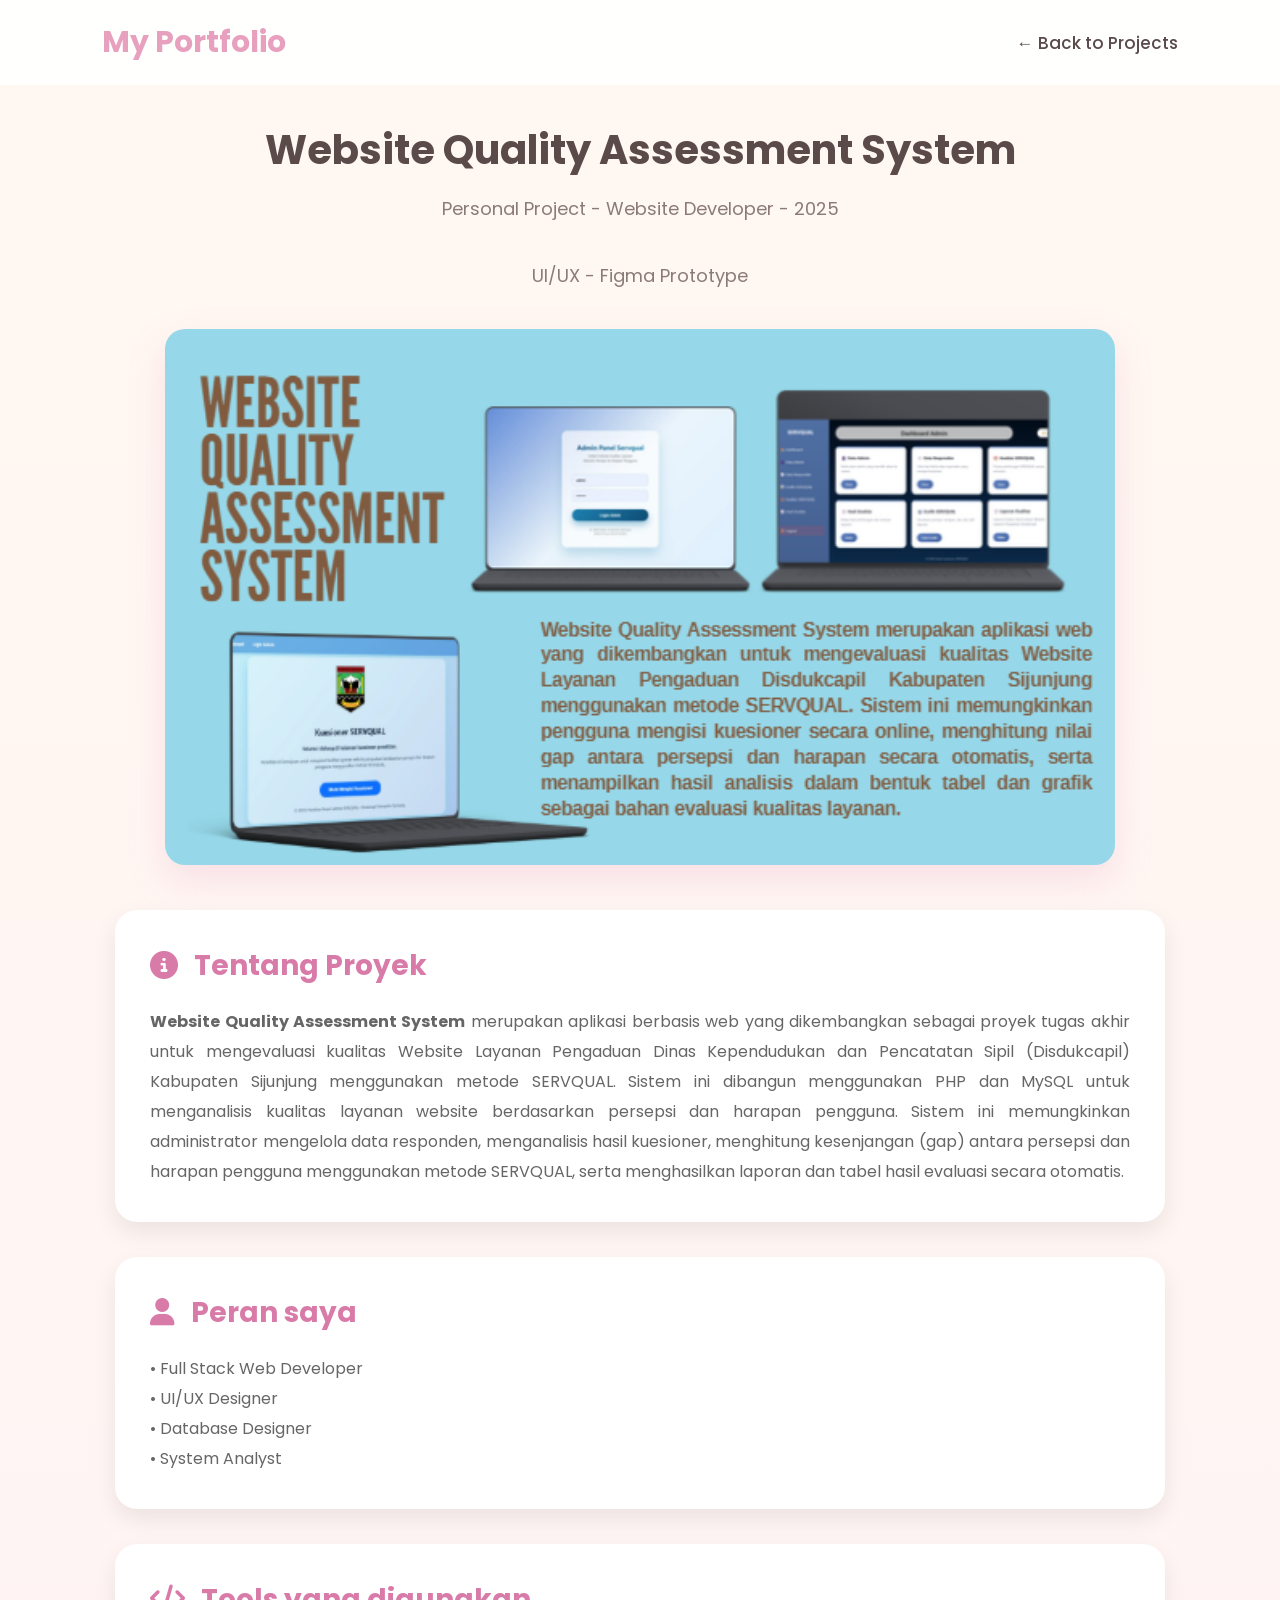
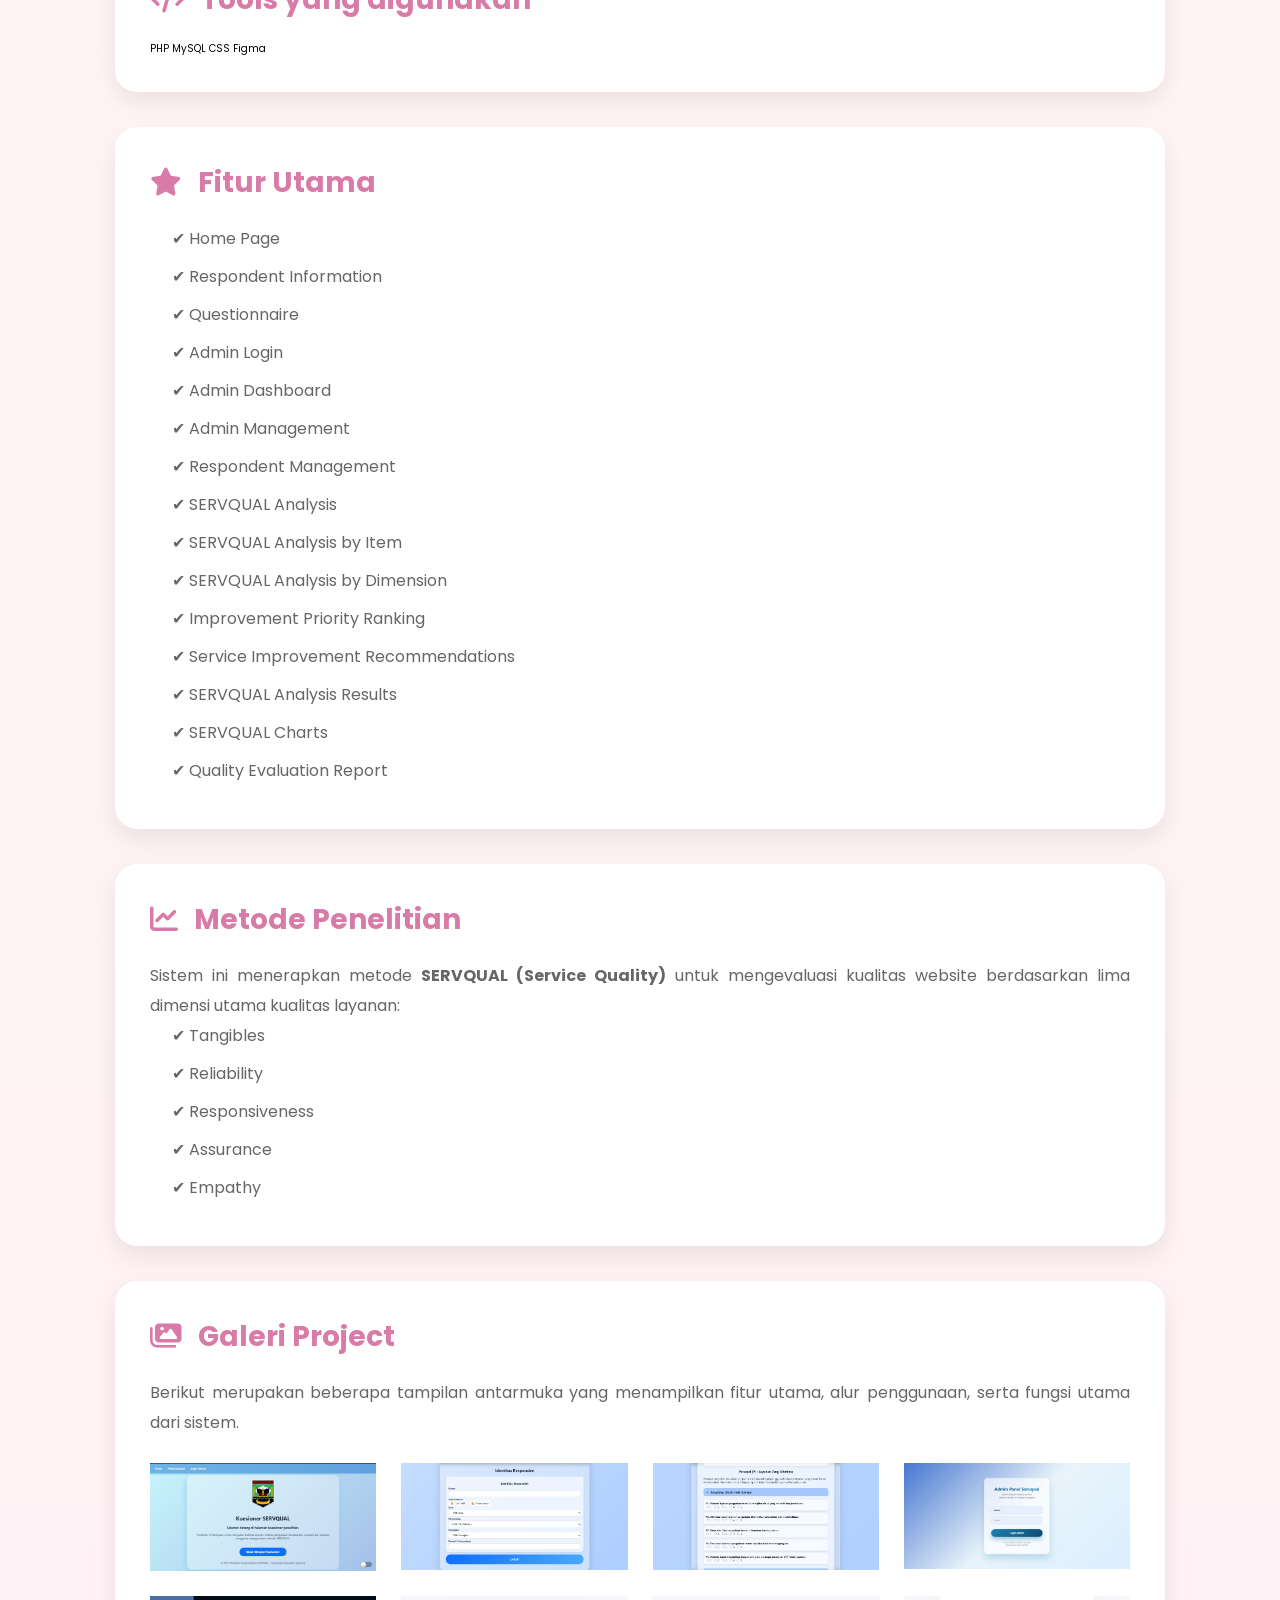
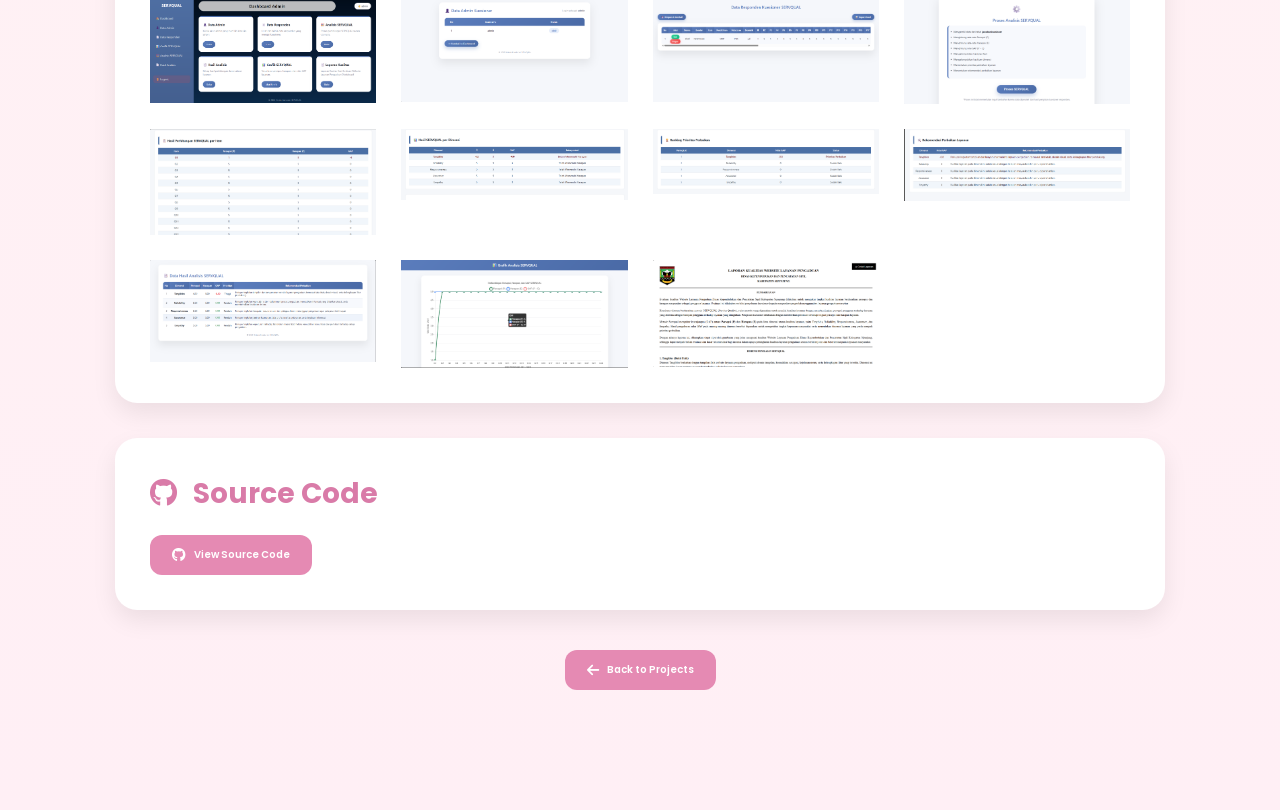
<file: servqual.html>
<!DOCTYPE html>
<html lang="en">

<head>

<meta charset="UTF-8">
<meta name="viewport" content="width=device-width, initial-scale=1.0">

<title>Website Quality Assessment System | Vazra Illahi</title>

<link rel="stylesheet" href="style.css">

<link href="https://fonts.googleapis.com/css2?family=Poppins:wght@300;400;500;600;700;800&display=swap" rel="stylesheet">

<link rel="stylesheet"
href="https://cdnjs.cloudflare.com/ajax/libs/font-awesome/6.7.2/css/all.min.css">

</head>

<body>

<!--================ HEADER ================-->

<header class="header">

    <a href="home.html" class="logo">
        <span>My Portfolio</span>
    </a>

    <nav class="navbar">

        <a href="project.html">← Back to Projects</a>

    </nav>

</header>

<!--================ HERO ================-->

<section class="project-detail">

    <h1 class="heading">
        Website Quality Assessment System
    </h1>

    <p class="project-subtitle">

        Personal Project - Website Developer - 2025

    </p>

      <p class="project-subtitle">

       UI/UX - Figma Prototype
    </p>

    <img src="images/project1.png" class="hero-image">

<!--================ OVERVIEW ================-->

<div class="detail-box">

<h2>
<i class="fa-solid fa-circle-info"></i>
Tentang Proyek</h2>

<p>

<b>Website Quality Assessment System</b> merupakan aplikasi berbasis web
yang dikembangkan sebagai proyek tugas akhir untuk mengevaluasi kualitas
Website Layanan Pengaduan Dinas Kependudukan dan Pencatatan Sipil
(Disdukcapil) Kabupaten Sijunjung menggunakan metode SERVQUAL. Sistem
ini dibangun menggunakan PHP dan MySQL untuk menganalisis kualitas
layanan website berdasarkan persepsi dan harapan pengguna.

Sistem ini memungkinkan administrator mengelola data responden,
menganalisis hasil kuesioner, menghitung kesenjangan (gap) antara
persepsi dan harapan pengguna menggunakan metode SERVQUAL, serta
menghasilkan laporan dan tabel hasil evaluasi secara otomatis.

</p>

</div>

<!--================ MY ROLE ================-->

<div class="detail-box">

<h2>

<i class="fa-solid fa-user"></i>

Peran saya
</h2>

<p>

• Full Stack Web Developer

<br>

• UI/UX Designer

<br>

• Database Designer

<br>

• System Analyst

</p>

</div>

<!--================ TECHNOLOGY ================-->

<div class="detail-box">

<h2>

<i class="fa-solid fa-code"></i>

Tools yang digunakan

</h2>

<div class="project-tech">

<span>PHP</span>

<span>MySQL</span>

<span>CSS</span>

<span>Figma</span>
</div>

</div>

<!--================ FEATURES ================-->

<div class="detail-box">

<h2>

<i class="fa-solid fa-star"></i>

Fitur Utama
</h2>

<ul>

<li>✔ Home Page</li>
<li>✔ Respondent Information</li>
<li>✔ Questionnaire</li>
<li>✔ Admin Login</li>
<li>✔ Admin Dashboard</li>
<li>✔ Admin Management</li>
<li>✔ Respondent Management</li>
<li>✔ SERVQUAL Analysis</li>
<li>✔ SERVQUAL Analysis by Item</li>
<li>✔ SERVQUAL Analysis by Dimension</li>
<li>✔ Improvement Priority Ranking</li>
<li>✔ Service Improvement Recommendations</li>
<li>✔ SERVQUAL Analysis Results</li>
<li>✔ SERVQUAL Charts</li>
<li>✔ Quality Evaluation Report</li>

</ul>

</div>

<!--================ METHOD ================-->

<div class="detail-box">

<h2>

<i class="fa-solid fa-chart-line"></i>

Metode Penelitian
</h2>

<p>

Sistem ini menerapkan metode <strong>SERVQUAL (Service Quality)</strong>
untuk mengevaluasi kualitas website berdasarkan lima dimensi utama
kualitas layanan:

</p>

<ul>
    <li>✔ Tangibles</li>
    <li>✔ Reliability</li>
    <li>✔ Responsiveness</li>
    <li>✔ Assurance</li>
    <li>✔ Empathy</li>
</ul>

</div>

<!--================ GALLERY ================-->

<div class="detail-box">

    <h2>
        <i class="fa-solid fa-images"></i>
Galeri Project    </h2>

    <p class="gallery-text">
       Berikut merupakan beberapa tampilan antarmuka yang menampilkan fitur
utama, alur penggunaan, serta fungsi utama dari sistem.
    </p>



<div class="gallery">

<img src="images/home.png">

<img src="images/servqual_dataresponden.png">

<img src="images/servqual_kuesioner.png">

<img src="images/login.png">

<img src="images/dashboard.png">

<img src="images/data_admin.png">
<img src="images/data_responden.png">

<img src="images/analisis.png">

<img src="images/item.png">

<img src="images/dimensi.png">

<img src="images/rangking.png">

<img src="images/perbaikan.png">
<img src="images/hasil.png">
<img src="images/grafik.png">
<img src="images/laporan.png">



</div>

</div>

<!--================ GITHUB ================-->

<div class="detail-box">

<h2>

<i class="fab fa-github"></i>

Source Code

</h2>

<a href="https://github.com/vazraail/servqual-website"

target="_blank"

class="project-btn">

<i class="fab fa-github"></i>

View Source Code

</a>

</div>

<!--================ BACK BUTTON ================-->

<div style="text-align:center; margin-top:40px;">

<a href="project.html" class="project-btn">

<i class="fa-solid fa-arrow-left"></i>

Back to Projects

</a>

</div>

</section>

</body>

</html>
</file>
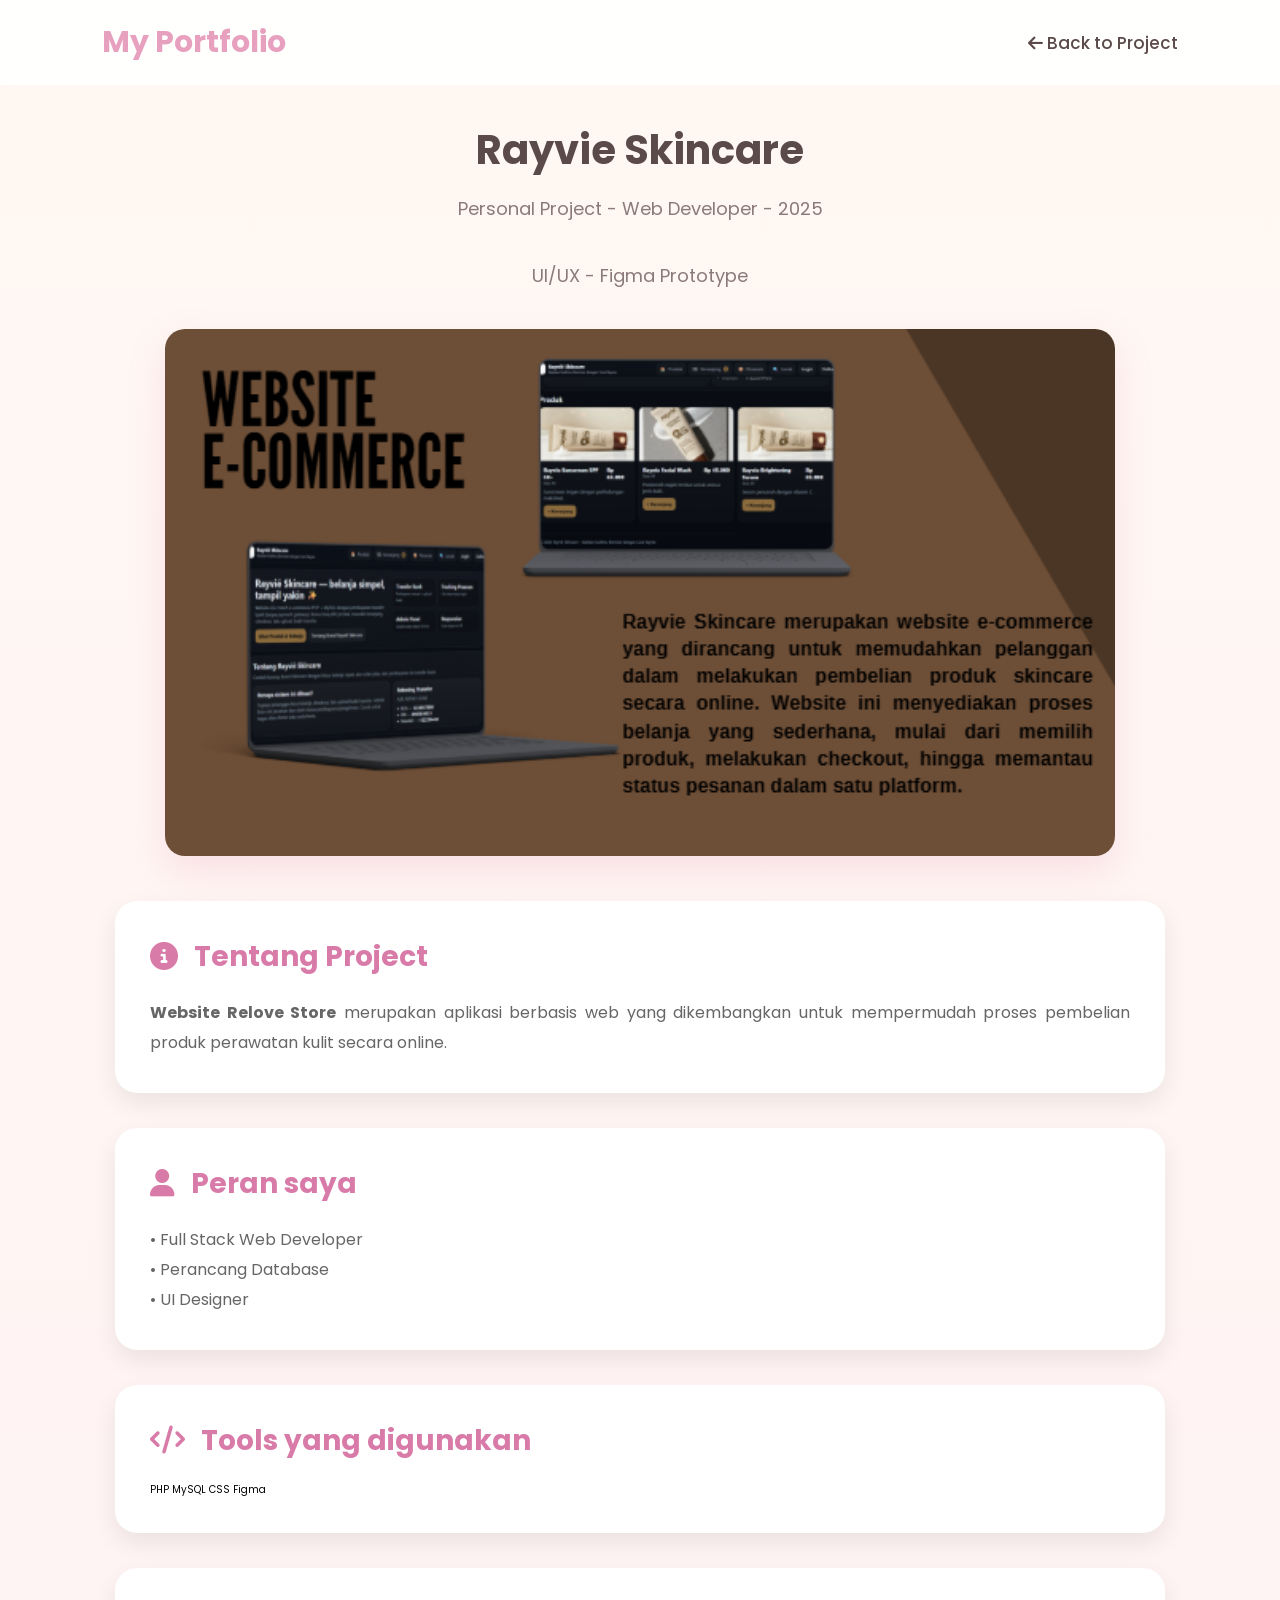
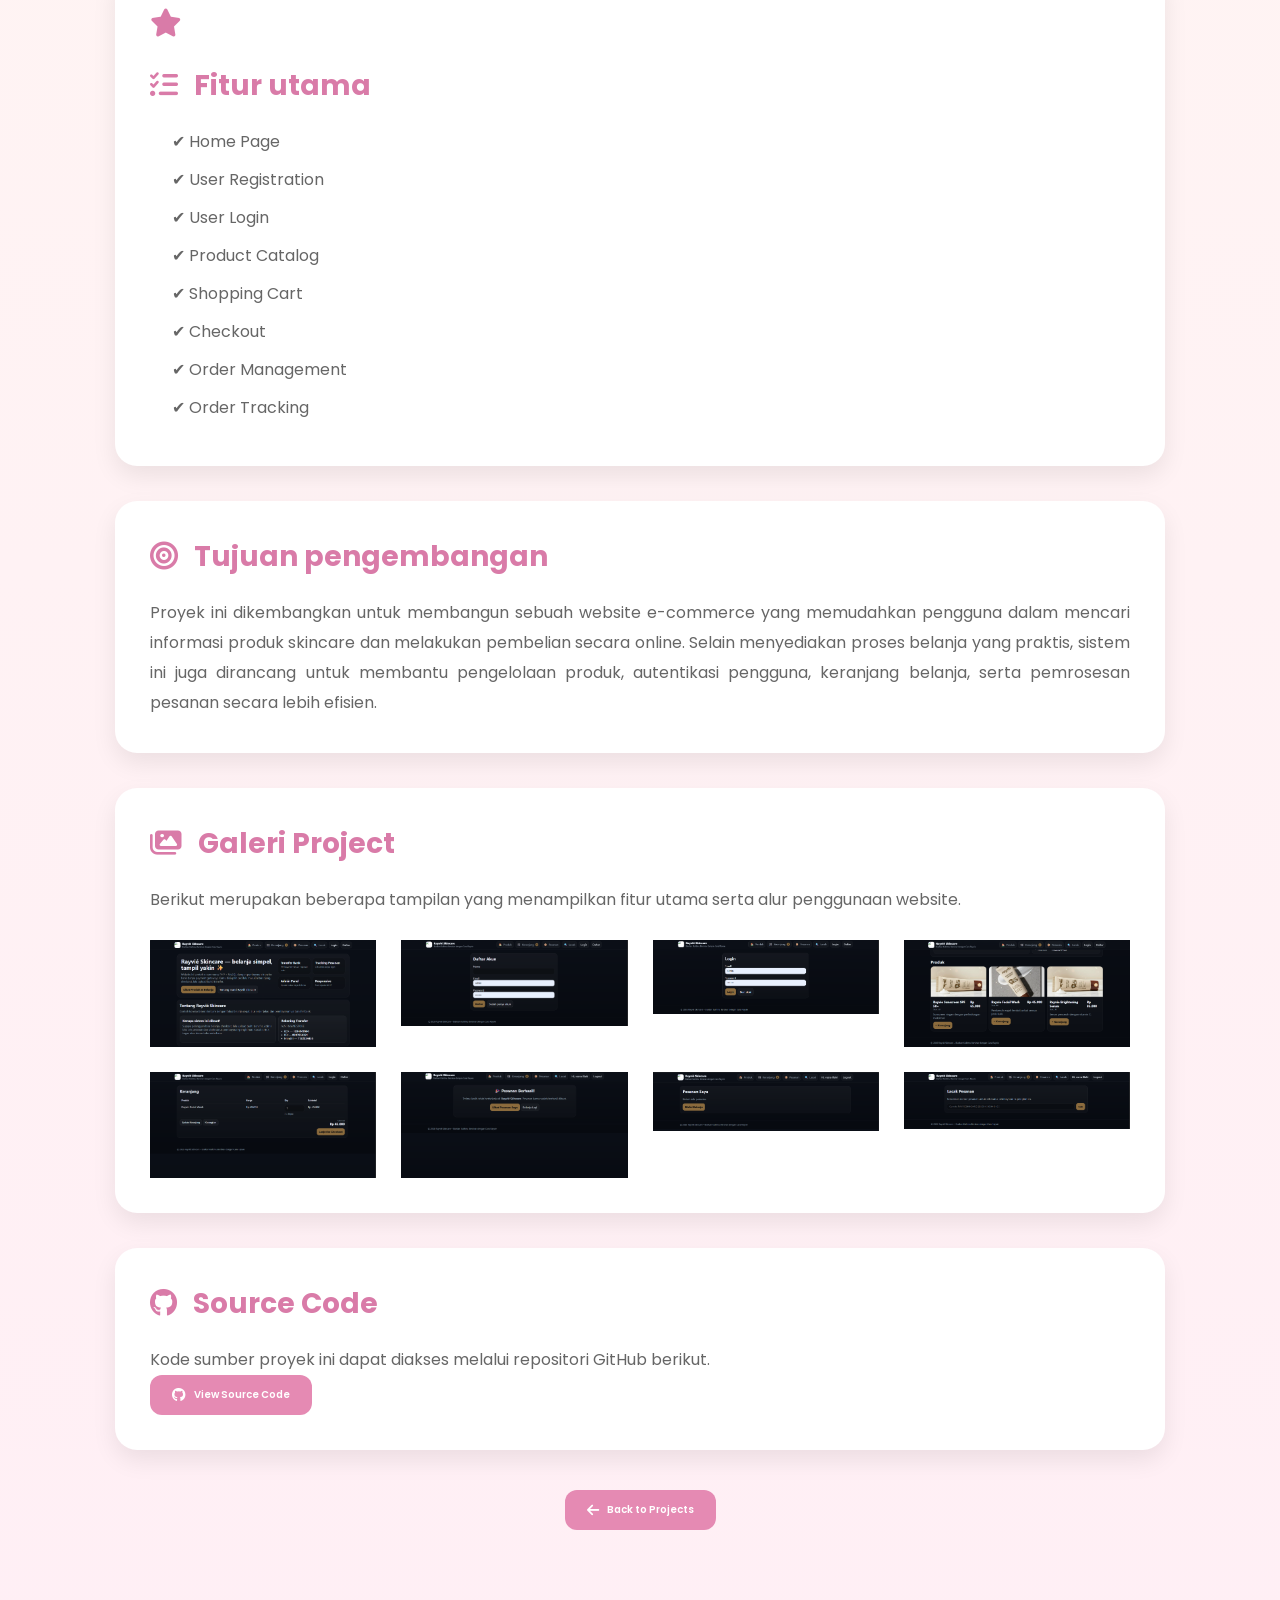
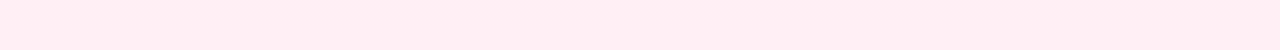
<file: skincare.html>
<!DOCTYPE html>
<html lang="id">

<head>

<meta charset="UTF-8">
<meta name="viewport" content="width=device-width, initial-scale=1.0">

<title> E-Commerce Skincare | Vazra Illahi</title>

<link rel="stylesheet" href="style.css">

<link href="https://fonts.googleapis.com/css2?family=Poppins:wght@300;400;500;600;700;800&display=swap" rel="stylesheet">

<link rel="stylesheet"
href="https://cdnjs.cloudflare.com/ajax/libs/font-awesome/6.7.2/css/all.min.css">

</head>

<body>

<header class="header">

    <a href="home.html" class="logo">
        <span>My Portfolio</span>
    </a>

    <nav class="navbar">

        <a href="project.html">
            <i class="fa-solid fa-arrow-left"></i>
            Back to Project
        </a>

    </nav>

</header>

<section class="project-detail">

<h1 class="heading">

Rayvie Skincare
</h1>

<p class="project-subtitle">

Personal Project - Web Developer - 2025
</p>
<p class="project-subtitle">

UI/UX - Figma Prototype</p>

<img src="images/project2.png" class="hero-image">

<!--================ OVERVIEW ================-->

<div class="detail-box">

<h2>

<i class="fa-solid fa-circle-info"></i>

Tentang Project
</h2>

<p>

<strong>Website Relove Store</strong> merupakan aplikasi berbasis
web yang dikembangkan untuk mempermudah proses pembelian produk
perawatan kulit secara online. 

</p>

</div>

<!--================ ROLE ================-->

<div class="detail-box">

<h2>

<i class="fa-solid fa-user"></i>

Peran saya
</h2>

<p>

• Full Stack Web Developer

<br>

• Perancang Database

<br>

• UI Designer

</p>

</div>

<!--================ TECHNOLOGY ================-->

<div class="detail-box">

<h2>

<i class="fa-solid fa-code"></i>

Tools yang digunakan</h2>

<div class="project-tech">

<span>PHP</span>

<span>MySQL</span>

<span>CSS</span>
<span>Figma</span>
</div>

</div>

<!--================ FITUR ================-->

<div class="detail-box">

<h2>

<i class="fa-solid fa-star"></i>

<h2>

<i class="fa-solid fa-list-check"></i>

Fitur utama
</h2>

<ul>

<li>✔ Home Page</li>
<li>✔ User Registration</li>
<li>✔ User Login</li>
<li>✔ Product Catalog</li>
<li>✔ Shopping Cart</li>
<li>✔ Checkout</li>
<li>✔ Order Management</li>
<li>✔ Order Tracking</li>

</ul>

</div>

<!--================ TUJUAN ================-->

<div class="detail-box">

<h2>

<i class="fa-solid fa-bullseye"></i>

Tujuan pengembangan</h2>

<p>
Proyek ini dikembangkan untuk membangun sebuah website e-commerce yang
memudahkan pengguna dalam mencari informasi produk skincare dan
melakukan pembelian secara online. Selain menyediakan proses belanja
yang praktis, sistem ini juga dirancang untuk membantu pengelolaan
produk, autentikasi pengguna, keranjang belanja, serta pemrosesan
pesanan secara lebih efisien.</p>

</div>

<!--================ GALLERY ================-->

<div class="detail-box">

<h2>

<i class="fa-solid fa-images"></i>

Galeri Project
</h2>

<p class="gallery-text">

Berikut merupakan beberapa tampilan yang menampilkan fitur utama serta
alur penggunaan website.

</p>

<div class="gallery">

<img src="images/homeskimcare.png">

<img src="images/regis.png">

<img src="images/loginskincare.png">

<img src="images/produk.png">

<img src="images/keranjang.png">

<img src="images/notif.png">
<img src="images/pesanan.png">

<img src="images/lacak.png">


</div>

</div>

<!--================ SOURCE CODE ================-->

<div class="detail-box">

<h2>

<i class="fab fa-github"></i>

Source Code

</h2>

<p>

Kode sumber proyek ini dapat diakses melalui repositori GitHub berikut.</p>

<a href="https://github.com/vazraail/skincare.git"
target="_blank"

class="project-btn">

<i class="fab fa-github"></i>

View Source Code

</a>

</div>

<div style="text-align:center;margin-top:40px;">

<a href="project.html" class="project-btn">

<i class="fa-solid fa-arrow-left"></i>

Back to Projects

</a>

</div>

</section>

</body>

</html>
</file>
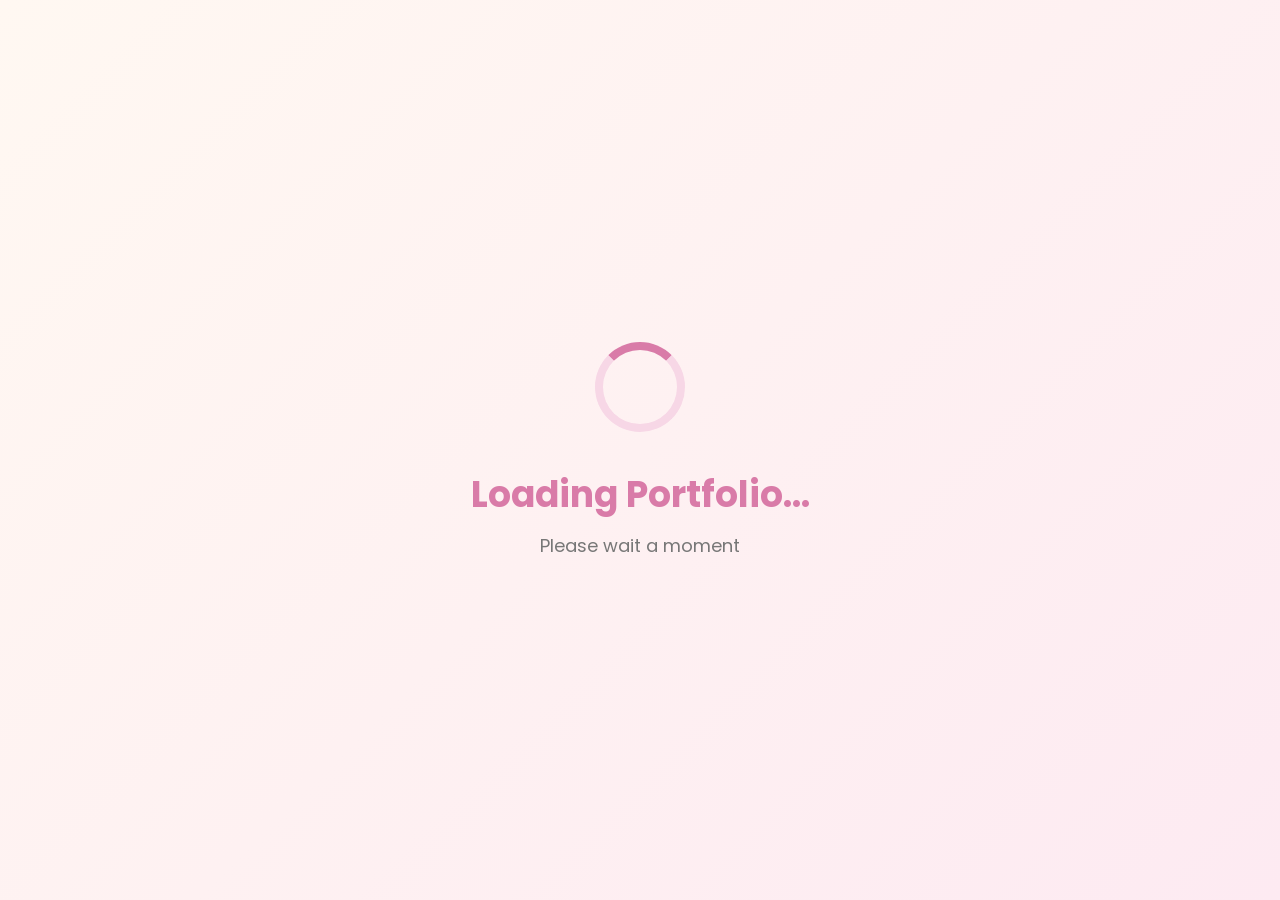
<file: splash.html>
<!DOCTYPE html>
<html lang="en">

<head>

<meta charset="UTF-8">
<meta name="viewport" content="width=device-width, initial-scale=1.0">

<title>Loading...</title>

<link rel="stylesheet" href="style.css">

<link href="https://fonts.googleapis.com/css2?family=Poppins:wght@300;400;500;600;700;800&display=swap" rel="stylesheet">

</head>

<body class="loading-body">

<div class="loading-card">

    <div class="loader"></div>

    <h2>Loading Portfolio...</h2>

    <p>Please wait a moment</p>

</div>

<script>

setTimeout(function(){

window.location.href="home.html";

},2500);

</script>

</body>

</html>
</file>
<file: style.css>
/* ==========================================================
   GOOGLE FONT
========================================================== */
@import url('https://fonts.googleapis.com/css2?family=Poppins:wght@300;400;500;600;700;800&display=swap');

/* ==========================================================
   RESET
========================================================== */
*{
    margin:0;
    padding:0;
    box-sizing:border-box;
    text-decoration:none;
    list-style:none;
    scroll-behavior:smooth;
    font-family:'Poppins',sans-serif;
}

html{
    font-size:62.5%;
    overflow-x:hidden;
}

body{

    font-family:'Poppins',sans-serif;

    background-color:#fcfbff;

    background-image:

    /* Grid */
    linear-gradient(rgba(180,190,255,.10) 1px, transparent 1px),
    linear-gradient(90deg, rgba(180,190,255,.10) 1px, transparent 1px),

    /* Glow Biru */
    radial-gradient(circle at top right,
    rgba(170,190,255,.28),
    transparent 38%),

    /* Glow Pink */
    radial-gradient(circle at bottom left,
    rgba(255,190,225,.22),
    transparent 40%),

    /* Glow Putih */
    radial-gradient(circle at center,
    rgba(255,255,255,.65),
    transparent 55%);

    background-size:
    72px 72px,
    72px 72px,
    auto,
    auto,
    auto;

    background-attachment:fixed;

}



img{
    display:block;
    max-width:100%;
}

section{
    min-height:100vh;
    padding:10rem 9% 4rem;
}

@media (max-width:768px){

    .about-content p{

        text-align:justify;

        font-size:1.45rem;

        line-height:2.5rem;

    }

}
/* ==========================================================
   SCROLLBAR
========================================================== */
::-webkit-scrollbar{
    width:10px;
}

::-webkit-scrollbar-track{
    background:#FFF8F2;
}

::-webkit-scrollbar-thumb{
    background:#E8A0BF;
    border-radius:30px;
}

::-webkit-scrollbar-thumb:hover{
    background:#D97BA8;
}

/* ==========================================================
   HEADER
========================================================== */

.header{

    position:fixed;
    top:0;
    left:0;

    width:100%;

    padding:20px 8%;

    display:flex;
    justify-content:space-between;
    align-items:center;

    background:rgba(255,255,255,.9);
    backdrop-filter:blur(12px);

    z-index:1000;

}

#menu-icon{

    display:none;

    font-size:3rem;

    color:#D97BA8;

    cursor:pointer;

    position:relative;

    z-index:10001;

}

@media (max-width:768px){

    #menu-icon{
        display:block;
    }

}
/* ==========================================================
   LOGO
========================================================== */

.logo{
    font-size:3rem;
    font-weight:700;
    color:#5B4A4A;
}

.logo span{
    color:#E8A0BF;
}

/* ==========================================================
   NAVBAR
========================================================== */

@media (max-width:768px){

    #menu-icon{
        display:block;
    }

    .navbar{

        position:absolute;
        top:100%;
        right:5%;

        width:220px;

        background:#fff;

        border-radius:15px;

        box-shadow:0 10px 30px rgba(0,0,0,.12);

        display:none;

        flex-direction:column;

        padding:20px;

        gap:18px;

        z-index:1000;

    }

    .navbar.active{
        display:flex;
    }



}

.navbar a{
    position:relative;
    color:#5B4A4A;
    font-size:1.7rem;
    font-weight:500;
    transition:.3s;
}

.navbar a:hover,
.navbar a.active{
    color:#D97BA8;
}

.navbar a::after{
    content:"";
    position:absolute;
    left:0;
    bottom:-8px;
    width:0;
    height:3px;
    background:#E8A0BF;
    transition:.35s;
}

.navbar a:hover::after,
.navbar a.active::after{
    width:100%;
}

/* ==========================================================
   MENU ICON
========================================================== */

#menu-icon{
    display:none;
    font-size:3rem;
    color:#D97BA8;
    cursor:pointer;
}

/* ==========================================================
   SECTION TITLE
========================================================== */

.heading{
    text-align:center;
    font-size:4rem;
    font-weight:700;
    margin-bottom:6rem;
    color:#5B4A4A;
}

.heading span{
    color:#D97BA8;
}

/* ==========================================================
   HOME
========================================================== */

.home{
    display:flex;
    justify-content:space-between;
    align-items:center;
    gap:6rem;
}

.home-content{
    max-width:650px;
}

.home-content h3{
    font-size:2.8rem;
    color:#8B6F74;
}

.home-content h1{
    margin:.8rem 0;
    font-size:6.5rem;
    color:#5B4A4A;
}

.home-content h2{
    margin-bottom:2rem;
    font-size:3rem;
    color:#5B4A4A;
}

.home-content h2 span{
    color:#D97BA8;
}

.home-content p{
    margin-bottom:3rem;
    font-size:1.7rem;
    line-height:3rem;
    color:#7C676B;
}
.home{
    padding-top:150px;
}
/* ==========================================================
   SOCIAL
========================================================== */

.social-icons{
    display:flex;
    gap:18px;
    margin-bottom:35px;
}

.social-icons a{
    width:50px;
    height:50px;
    border-radius:50%;
    display:flex;
    justify-content:center;
    align-items:center;
    border:2px solid #E8A0BF;
    color:#D97BA8;
    background:#fff;
    font-size:20px;
    transition:.35s;
}

.social-icons a:hover{
    background:#E8A0BF;
    color:#fff;
    transform:translateY(-8px);
    box-shadow:0 10px 25px rgba(232,160,191,.35);
}

/* ==========================================================
   BUTTON
========================================================== */

.btn-group{
    display:flex;
    gap:20px;
    flex-wrap:wrap;
}

.btn,
.btn2{
    display:inline-flex;
    align-items:center;
    justify-content:center;
    gap:10px;
    padding:15px 35px;
    border-radius:40px;
    font-size:1.6rem;
    font-weight:600;
    transition:.35s;
}

.btn{
    background:#E8A0BF;
    color:#fff;
}

.btn:hover{
    background:#D97BA8;
    transform:translateY(-5px);
    box-shadow:0 10px 25px rgba(232,160,191,.35);
}

.btn2{
    border:2px solid #E8A0BF;
    color:#D97BA8;
}

.btn2:hover{
    background:#E8A0BF;
    color:#fff;
}

/* ==========================================================
   PROFILE
========================================================== */

.home-img{
    display:flex;
    justify-content:center;
    align-items:center;
}

.home-img img{
    width:380px;
    height:380px;
    object-fit:cover;
    border-radius:50%;
    border:8px solid #F5C7DA;
    box-shadow:
        0 0 20px #F5C7DA,
        0 0 45px #FDEAF2;
    animation:floatImage 4s ease-in-out infinite;
}

@keyframes floatImage{

    0%{
        transform:translateY(0);
    }

    50%{
        transform:translateY(-15px);
    }

    100%{
        transform:translateY(0);
    }

}

/* ==========================================================
   ABOUT
========================================================== */

#tentang{
    background:#FDF2F8;
}

.about-content{
    max-width:900px;
    margin:auto;
    background:#fff;
    padding:45px;
    border-radius:25px;
    box-shadow:0 10px 30px rgba(232,160,191,.15);
    transition:.35s;
}

.about-content:hover{
    transform:translateY(-8px);
    box-shadow:0 15px 35px rgba(232,160,191,.35);
}

.about-content p{
    text-align:justify;
    color:#7C676B;
    font-size:1.7rem;
    line-height:3rem;
}

/* ==========================================================
   RESPONSIVE
========================================================== */

@media(max-width:991px){

.home{
    flex-direction:column-reverse;
    text-align:center;
}

.home-img img{
    width:300px;
    height:300px;
}

.about-content{
    padding:22px;
}

}

@media (max-width:768px){

    .about-content{

        width:100%;

        max-width:none;

    }

}

@media(max-width:768px){

html{
    font-size:55%;
}

.navbar{
    gap:2rem;
}

.heading{
    font-size:3.2rem;
}

.home-content h1{
    font-size:5rem;
}

.home-content h2{
    font-size:2.6rem;
}

.about-content{
    padding:30px;
}

.about-content p{
    text-align:left;
}

}

/*=================================================
                    SKILLS
=================================================*/

#skills-page{
    padding:120px 9%;
    background:#FFF8F2;
    min-height:100vh;
}

.skills-section{
    display:grid;
    grid-template-columns:repeat(3,1fr);
    gap:25px;
    align-items:stretch;
    margin-top:40px;
}

.skill-card{

    background:#fff;

    border-radius:25px;

    padding:28px;

    box-shadow:0 12px 30px rgba(233,170,195,.18);

    transition:.35s;

    display:flex;

    flex-direction:column;

    height:100%;
}

.skill-card:hover{

    transform:translateY(-8px);

    box-shadow:0 20px 40px rgba(233,170,195,.28);

}

.skill-card h3{

    color:#e37ba8;

    margin-bottom:22px;

    font-size:20px;

    display:flex;

    align-items:center;

    gap:12px;

}

.skill-card ul{

    list-style:none;

    padding:0;

    margin:0;

}

.skill-card ul li{

    margin-bottom:18px;

    line-height:1.7;

    color:#555;

    font-size:12px;

}

/*=================================================
                    TOOLS
=================================================*/

.tools-grid{
    display:grid;
    grid-template-columns:repeat(3,1fr);
    gap:20px;
    margin-top:20px;
}

.tool{
    text-align:center;
}

.tool i{
    width:65px;
    height:65px;
    border-radius:50%;
    display:flex;
    justify-content:center;
    align-items:center;
    margin:auto;
    background:#FDEAF2;
    font-size:32px;
    box-shadow:0 8px 20px rgba(232,160,191,.20);
    transition:.35s;
}

.tool img{
    width:45px;
    height:45px;
    object-fit:contain;
    margin:auto;
}

.tool i:hover{
    transform:translateY(-6px);
}

.tool span{
    display:block;
    margin-top:12px;
    font-size:14px;
    font-weight:600;
    color:#555;
}

/*=================================================
                EDUCATION
=================================================*/

#pendidikan{
    padding:120px 9%;
    background:#FFF8F2;
}

.education-gallery{
    display: grid;
    grid-template-columns: repeat(3, 220px);
    justify-content: center;
    gap: 25px;
}

.education-image img{
    width:50%;
    height:500px;
    object-fit:cover;
    border-radius:20px;
}

.timeline{
    position:relative;
}

.timeline::before{
    display:none;
}

.timeline-item{

    position: relative;

    padding-left: 0;

    margin-bottom: 30px;

    display: flex;

    justify-content: center;

}
.content{
    width:100%;
    background:#fff;
    border-radius:20px;
    padding:25px;
    overflow:hidden;
}

.content:hover{
    transform:translateY(-8px);
    box-shadow:0 15px 30px rgba(232,160,191,.30);
}

.date{
    display:inline-block;
    background:#FDEAF2;
    color:#D97BA8;
    padding:8px 18px;
    border-radius:30px;
    font-size:14px;
    font-weight:600;
    margin-bottom:20px;
}

.content h3{
    font-size:26px;
    color:#444;
}

.content h4{
    color:#D97BA8;
    font-size:19px;
    margin:15px 0;
}

.content p{
    color:#666;
    font-size:16px;
    line-height:30px;
    text-align:justify;
}

/*==========================
    EDUCATION MODERN
===========================*/

.content{

    position:relative;

    border-radius:25px;

    background:#fff;

    padding:35px;

    box-shadow:0 15px 35px rgba(232,160,191,.12);

    transition:.35s;

}

.content:hover{

    transform:translateY(-8px);

    box-shadow:0 20px 45px rgba(232,160,191,.28);

}

.content::before{

    content:"";

    position:absolute;

    top:0;
    left:0;

    width:100%;
    height:6px;

    background:linear-gradient(
        90deg,
        #E8A0BF,
        #F7BDD6,
        #FFE5EF
    );

}

/*========== INFO BOX ==========*/

.edu-info{

    display:flex;

    gap:18px;

    margin:25px 0;

}

.info-box{

    flex:1;

    background:#FFF3F8;

    border-radius:18px;

    padding:18px;

    text-align:center;

    transition:.35s;

    box-shadow:0 8px 18px rgba(232,160,191,.12);

}

.info-box:hover{

    transform:translateY(-6px);

}

.info-box i{

    font-size:22px;

    color:#E37BA8;

    margin-bottom:8px;

}

.info-box span{

    display:block;

    font-size:12px;

    color:#888;

}

.info-box h5{

    font-size:18px;

    margin-top:5px;

    color:#444;

}

/*========== TAG ==========*/

.edu-tags{

    display:flex;

    flex-wrap:wrap;

    gap:10px;

    margin-top:20px;

}

.edu-tags span{

    background:#FFE6F2;

    color:#D97BA8;

    padding:8px 16px;

    border-radius:30px;

    font-size:13px;

    font-weight:600;

}

@media (max-width:768px){

.content{

    padding:22px;

}

.edu-info{

    display:flex;

    flex-direction:row;

    gap:8px;

}

.info-box{

    flex:1;

    min-width:0;

    padding:10px 6px;

}

.info-box i{

    font-size:16px;

}

.info-box span{

    font-size:9px;

}

.info-box h5{

    font-size:12px;

}

.content h3{

    font-size:22px;

}

.content h4{

    font-size:17px;

}

.content p{

    font-size:14px;

    line-height:26px;

}

}
/*=================================================
                EXPERIENCE
=================================================*/

#experience-page{
    padding:120px 9%;
    background:#FFF8F2;
}

.experience-timeline{
    max-width:950px;
    margin:auto;
    position:relative;
}

.experience-timeline::before{
    content:"";
    position:absolute;
    left:20px;
    width:4px;
    height:100%;
    background:#E8A0BF;
}

.experience-item{

    position:relative;

    padding-left:70px;

    margin-bottom:40px;

    width:100%;

}

.experience-dot{
    position:absolute;
    left:8px;
    top:18px;
    width:28px;
    height:28px;
    background:#E8A0BF;
    border-radius:50%;
    border:5px solid #FFF8F2;
}

.experience-content{
    width:100%;
    max-width:100%;
    background:#fff;
    padding:35px;
    border-radius:20px;
    box-shadow:0 10px 25px rgba(0,0,0,.08);
    box-sizing:border-box;
}

.experience-content:hover{
    transform:translateY(-8px);
    box-shadow:0 15px 35px rgba(232,160,191,.30);
}

.experience-year{
    display:inline-block;
    background:#FDEAF2;
    color:#D97BA8;
    padding:8px 18px;
    border-radius:30px;
    font-size:14px;
    font-weight:600;
    margin-bottom:18px;
}

.experience-content h3{
    font-size:24px;
    color:#444;
    margin-bottom:15px;
}

.experience-content p{
    color:#666;
    font-size:16px;
    line-height:30px;
}

/*=================================================
                GALLERY FOTO
=================================================*/

.activity-gallery{
    display:flex;
    flex-wrap:wrap;
    gap:15px;
    margin-top:25px;
}

.activity-gallery img{
    width:300px;
    height:180px;
    object-fit:cover;
    border-radius:15px;
    border:4px solid #fff;
    box-shadow:0 8px 20px rgba(0,0,0,.08);
    transition:.35s;
}

.activity-gallery img:hover{
    transform:scale(1.05);
}

/*=================================================
        ORGANIZATION CERTIFICATE
=================================================*/

.organization-certificate{
    margin-top:35px;
}

.organization-certificate h4{
    color:#D97BA8;
    font-size:12px;
    margin-bottom:10px;
}

.certificate-gallery{
    display:flex;
    flex-wrap:wrap;
    gap:20px;
}

.certificate-gallery img{
    width:200px;
    border-radius:15px;
    border:4px solid #fff;
    box-shadow:0 10px 20px rgba(0,0,0,.08);
    transition:.35s;
}

.certificate-gallery img:hover{
    transform:scale(1.05);
}

/* ================= Certificates ================= */

.certificate-container{
    display: grid;
    grid-template-columns: repeat(3, 1fr);
    gap: 25px;
    margin-top: 40px;
}

.certificate-card{
    background: #fff;
    border-radius: 20px;
    overflow: hidden;
    box-shadow: 0 10px 25px rgba(232, 160, 191, 0.18);
    transition: 0.3s;
    text-align: center;
    padding-bottom: 20px;
}

.certificate-card:hover{
    transform: translateY(-8px);
    box-shadow: 0 15px 35px rgba(232,160,191,.3);
}

.certificate-card img{
    width: 100%;
    height: 220px;
    object-fit: cover;
}

.certificate-card h3{
    margin: 15px 15px 8px;
    font-size: 18px;
    color: #444;
}

.certificate-card p{
    font-size: 14px;
    color: #777;
}

/* Tablet */

@media (max-width:992px){

    .certificate-container{
        grid-template-columns: repeat(4,1fr);
    }

}



/* Mobile */

@media (max-width:768px){

    .certificate-container{
        grid-template-columns:4fr;
    }

}

/*=================================================
                RESPONSIVE
=================================================*/

@media(max-width:991px){

.education-wrapper{
    grid-template-columns:1fr;
}

.education-image{
    text-align:center;
}

.education-image img{
    width:280px;
}

.tools-grid{
    grid-template-columns:repeat(2,1fr);
}

.activity-gallery{
    justify-content:center;
}

}

@media(max-width:768px){

.tools-grid{
    grid-template-columns:repeat(2,1fr);
}

.activity-gallery img{
    width:100%;
    max-width:280px;
    height:180px;
}

.certificate-gallery{
    justify-content:center;
}

.certificate-gallery img{
    width:280px;
}

.timeline-item{

    position:relative;

    padding-left:70px;

    margin-bottom:40px;

    width:100%;

}

.timeline::before,
.experience-timeline::before{
    left:15px;
}

.circle,
.experience-dot{
    left:2px;
}

}

/*==================================================
                PROJECT PAGE
==================================================*/

#projects-page{
    padding:90px 9% 80px;
    background:#FFF8F2;
    min-height:100vh;
}

.heading{
    margin-bottom:15px;
}

.project-text{
    max-width:850px;
    margin:0 auto 40px;
    text-align:center;
    color:#666;
    font-size:17px;
    line-height:30px;
}

/* ================= PROJECT ================= */

.project-container{
    display:grid;
    grid-template-columns:repeat(auto-fit,minmax(340px,1fr));
    gap:35px;
    margin-top:50px;
}

.project-card{

    background:#fff;

    border-radius:22px;

    overflow:hidden;

    box-shadow:0 15px 35px rgba(0,0,0,.08);

    transition:.35s;

}

.project-card:hover{

    transform:translateY(-10px);

    box-shadow:0 20px 45px rgba(228,140,180,.22);

}

.project-card img{

    width:100%;

    height:240px;

    object-fit:cover;

    display:block;

}

.project-info{

    padding:22px;

}

.project-info h3{

    font-size:23px;

    color:#333;

    margin-bottom:12px;

    font-weight:700;

}

.project-info p{

    color:#666;

    font-size:15px;

    line-height:1.7;

    margin-bottom:22px;

}

.project-btn{

    display:inline-flex;

    align-items:center;

    gap:8px;

    padding:12px 22px;

    background:#e58ab3;

    color:#fff;

    border-radius:12px;

    text-decoration:none;

    font-weight:600;

    transition:.3s;

}

.project-btn:hover{

    background:#d96a9d;

}

.project-btn i{

    font-size:14px;

}

@media(max-width:768px){

.project-container{

    grid-template-columns:1fr;

    gap:25px;

}

.project-card img{

    height:180px;

}

.project-info{

    padding:18px;

}

.project-info h3{

    font-size:19px;

}

.project-info p{

    font-size:14px;

}

.project-btn{

    width:100%;

    justify-content:center;

}

}

.project-card img{
    transition:0.4s;
}

.project-card:hover img{
    transform:scale(1.05);
}

.project-btn:hover{
    background:#D97BA8;
    transform:translateY(-4px);
}

/*==================================================
                PROJECT DETAIL
==================================================*/

.project-detail{
    padding:120px 9%;
    background:linear-gradient(180deg,#FFF8F2,#FFEFF5);
    min-height:100vh;
}

.project-detail .heading{
    margin-bottom:15px;
}

.project-subtitle{
    text-align:center;
    color:#8B7A7A;
    font-size:18px;
    margin-bottom:40px;
}

/* Hero */

.hero-image{
    display:block;
    width:100%;
    max-width:950px;
    margin:0 auto 45px;
    border-radius:20px;
    box-shadow:0 15px 35px rgba(232,160,191,.25);
}

/* Card */

.detail-box{
    max-width:1100px;
    margin:35px auto;
    background:#fff;
    border-radius:22px;
    padding:35px;
    box-shadow:0 10px 25px rgba(0,0,0,.08);
    transition:.35s;
}

.detail-box:hover{
    transform:translateY(-6px);
    box-shadow:0 18px 35px rgba(232,160,191,.25);
}

.detail-box h2{
    color:#D97BA8;
    font-size:28px;
    margin-bottom:20px;
}

.detail-box h2 i{
    margin-right:10px;
}

.detail-box p{
    color:#666;
    font-size:16px;
    line-height:30px;
    text-align:justify;
}

.detail-box ul{
    padding-left:22px;
}

.detail-box li{
    color:#666;
    font-size:16px;
    line-height:30px;
    margin-bottom:8px;
}

/*==================================================
                    GALLERY
==================================================*/

.gallery-text{
    margin-bottom:25px;
    text-align:center;
}

.gallery{
    display:grid;
    grid-template-columns:repeat(auto-fit,minmax(220px,1fr));
    gap:25px;
}

.gallery-item{
    background:#fff;
    border-radius:18px;
    padding:15px;
    text-align:center;
    box-shadow:0 8px 18px rgba(0,0,0,.08);
    transition:.3s;
}

.gallery-item:hover{
    transform:translateY(-6px);
    box-shadow:0 15px 30px rgba(232,160,191,.30);
}

.gallery-item img{
    width:600% !important;
    height:200px !important;
    object-fit:contain;
    display:block;
    margin:auto;

}

.gallery-item p{
    margin-top:12px;
    color:#666;
    font-size:14px;
    font-weight:500;
}

/*==================================================
            IMAGE UNTUK SERVQUAL & SKINCARE
==================================================*/

.project-gallery{
    display:grid;
    grid-template-columns:repeat(auto-fit,minmax(280px,1fr));
    gap:25px;
}

.project-gallery img{
    width:100%;
    height:220px;
    object-fit:cover;
    border-radius:18px;
    box-shadow:0 10px 20px rgba(0,0,0,.08);
    transition:.3s;
}

.project-gallery img:hover{
    transform:scale(1.03);
}

/*==================================================
                RESPONSIVE
==================================================*/

@media(max-width:768px){

.project-container{
    grid-template-columns:1fr;
}

.detail-box{
    padding:25px;
}

.hero-image{
    max-width:100%;
}

.gallery{
    grid-template-columns:repeat(2,1fr);
}

.gallery-item img{
    width:75px !important;
    height:150px !important;
}

.project-gallery{
    grid-template-columns:1fr;
}

}


/*==================================================
                    CONTACT
==================================================*/

#kontak{
    padding:120px 9%;
    background:#FFF8F2;
}

.contact-card{
    max-width:1200px;
    margin:auto;
    background:#fff;
    border-radius:25px;
    padding:50px;
    box-shadow:0 15px 30px rgba(0,0,0,.08);
}

.contact-card h3{
    text-align:center;
    color:#D97BA8;
    font-size:36px;
    margin-bottom:15px;
}

.contact-card p{
    text-align:center;
    color:#666;
    font-size:17px;
    line-height:30px;
    margin-bottom:40px;
}

.contact-info{
    display:grid;
    grid-template-columns:repeat(auto-fit,minmax(420px,1fr));
    gap:25px;
}

.contact-item{
    display:flex;
    align-items:center;
    gap:20px;
    background:#FDEAF2;
    border-radius:20px;
    padding:25px;
    transition:.35s;
}

.contact-item:hover{
    transform:translateY(-6px);
    box-shadow:0 15px 30px rgba(232,160,191,.30);
}

.contact-item i{
    width:65px;
    height:65px;
    background:#E8A0BF;
    color:#fff;
    border-radius:50%;
    display:flex;
    justify-content:center;
    align-items:center;
    font-size:28px;
    flex-shrink:0;
}

.contact-item span{
    display:block;
    color:#444;
    font-size:18px;
    font-weight:700;
    margin-bottom:5px;
}

.contact-item a,
.contact-item p{
    margin:0;
    color:#666;
    text-decoration:none;
    text-align:left;
    line-height:28px;
    font-size:15px;
    word-break:break-word;
}

.contact-item a:hover{
    color:#D97BA8;
}

/*==================================================
                    FOOTER
==================================================*/

footer{
    background:#F8D7E6;
    text-align:center;
    padding:30px 20px;
}

footer p{
    color:#5B4A4A;
    font-size:15px;
}

/*==================================================
                BACK TO TOP
==================================================*/

#topBtn{
    position:fixed;
    right:25px;
    bottom:25px;
    width:55px;
    height:55px;
    border:none;
    border-radius:50%;
    background:#E8A0BF;
    color:#fff;
    font-size:22px;
    cursor:pointer;
    display:none;
    transition:.35s;
    box-shadow:0 8px 20px rgba(232,160,191,.35);
}

#topBtn:hover{
    background:#D97BA8;
    transform:translateY(-5px);
}

/*==================================================
                RESPONSIVE
==================================================*/

@media(max-width:991px){

.certificate-container{
    grid-template-columns:repeat(2,1fr);
}

.contact-info{
    grid-template-columns:1fr;
}

}

@media(max-width:768px){

.certificate-container{
    grid-template-columns:1fr;
}

.contact-card{
    padding:30px;
}

.contact-card h3{
    font-size:28px;
}

.contact-card p{
    font-size:15px;
}

.contact-item{
    padding:18px;
}

.contact-item i{
    width:55px;
    height:55px;
    font-size:22px;
}

.contact-item span{
    font-size:16px;
}

.contact-item a,
.contact-item p{
    font-size:14px;
}

}

@media(max-width:500px){

.heading{
    font-size:2.8rem;
}

.logo{
    font-size:2.4rem;
}

.home-content h1{
    font-size:4.3rem;
}

.home-img img{
    width:250px;
    height:250px;
}

.btn,
.btn2{
    width:100%;
    justify-content:center;
}

.tools-grid{
    grid-template-columns:repeat(2,1fr);
}

.project-content h3{
    font-size:22px;
}

.detail-box{
    padding:20px;
}

.detail-box h2{
    font-size:22px;
}

}

/*================ WELCOME PAGE =================*/

.welcome-page{
    height:100vh;
    display:flex;
    justify-content:center;
    align-items:center;
    overflow:hidden;
    background:linear-gradient(135deg,#FFF8F2,#FDEAF2);
    position:relative;
}

/* Card */

.welcome-card{
    width:500px;              /* sebelumnya 650px */
    padding:45px 40px;        /* sebelumnya 70px */
    background:rgba(255,255,255,.60);
    backdrop-filter:blur(18px);
    border:1px solid rgba(255,255,255,.7);
    border-radius:30px;
    text-align:center;
    box-shadow:0 20px 45px rgba(232,160,191,.20);
    position:relative;
    z-index:2;
    animation:fadeUp 1s ease;
}

/* Icon */

.welcome-icon{
    width:85px;
    height:85px;
    margin:auto;
    border-radius:50%;
    background:#fff;
    display:flex;
    justify-content:center;
    align-items:center;
    font-size:38px;
    color:#D97BA8;
    box-shadow:0 10px 25px rgba(232,160,191,.25);
    margin-bottom:22px;
    animation:float 4s infinite;
}

.welcome-card h3{
    font-size:18px;
    font-weight:400;
    color:#888;
}

.welcome-card h1{
    font-size:42px;
    color:#D97BA8;
    margin:8px 0;
}

.welcome-card h2{
    font-size:26px;
    color:#5B4A4A;
    margin-bottom:18px;
}

.line{
    width:80px;
    height:3px;
    background:#E8A0BF;
    margin:18px auto;
    border-radius:20px;
}

.welcome-card p{
    font-size:15px;
    line-height:28px;
    color:#777;
    margin-bottom:30px;
}

/* Button */

.welcome-btn{
    display:inline-flex;
    align-items:center;
    gap:10px;
    padding:14px 30px;
    border-radius:40px;
    background:#E8A0BF;
    color:#fff;
    font-size:16px;
    font-weight:600;
    transition:.35s;
}

.welcome-btn:hover{
    transform:translateY(-5px);
    background:#D97BA8;
    box-shadow:0 10px 25px rgba(232,160,191,.35);
}

/* Blob */

.blob{
    position:absolute;
    border-radius:50%;
    filter:blur(70px);
    opacity:.35;
    animation:move 15s infinite alternate;
}

.one{
    width:220px;
    height:220px;
    background:#FFD7E8;
    top:-60px;
    left:-60px;
}

.two{
    width:260px;
    height:260px;
    background:#FFE7D9;
    bottom:-80px;
    right:-60px;
}

.three{
    width:160px;
    height:160px;
    background:#F8BDD4;
    top:50%;
    left:65%;
}

@keyframes move{
    100%{
        transform:translate(60px,-40px);
    }
}

@keyframes float{
    50%{
        transform:translateY(-10px);
    }
}

@keyframes fadeUp{
    from{
        opacity:0;
        transform:translateY(30px);
    }
    to{
        opacity:1;
        transform:translateY(0);
    }
}
/*================ SPLASH LOADING ================*/

.loading-body{

    height:100vh;

    display:flex;
    justify-content:center;
    align-items:center;

    background:linear-gradient(135deg,#FFF8F2,#FDEAF2);

}

.loading-card{

    text-align:center;

}

.loading-card h2{

    font-size:36px;
    color:#D97BA8;
    margin-top:35px;

}

.loading-card p{

    font-size:18px;
    color:#777;
    margin-top:10px;

}

/* Loader */

.loader{

    width:90px;
    height:90px;

    border:8px solid #F7D7E6;
    border-top:8px solid #D97BA8;

    border-radius:50%;

    animation:spin 1s linear infinite;

    margin:auto;

}

@keyframes spin{

100%{

transform:rotate(360deg);

}

}

/*================ GALLERY MAGANG =================*/

.internship-gallery{

    margin-top:40px;

}

.internship-gallery h4{

    font-size:22px;
    color:#D97BA8;
    margin-bottom:25px;

    display:flex;
    align-items:center;
    gap:10px;

}

.gallery-grid{

    display:grid;

    grid-template-columns:repeat(auto-fit,minmax(180px,1fr));

    gap:20px;

}

.gallery-card{

    background:#fff;

    border-radius:18px;

    overflow:hidden;

    box-shadow:0 8px 20px rgba(0,0,0,.08);

    transition:.35s;

}

.gallery-card:hover{

    transform:translateY(-6px);

    box-shadow:0 15px 30px rgba(232,160,191,.35);

}

.gallery-card img{

    width:100% !important;

    height:180px !important;

    object-fit:cover;

    display:block;

}

.gallery-card p{

    padding:12px;

    text-align:center;

    font-size:15px;

    color:#666;

    font-weight:500;

}



@media(max-width:500px){

.gallery-grid{

    grid-template-columns:1fr;

}

}

@keyframes slideLeft{

    from{
        opacity:0;
        transform:translateX(-100px);
    }

    to{
        opacity:1;
        transform:translateX(0);
    }

}

/* Page Animation */
body{
    opacity:0;
    transform:translateY(20px);
    animation:pageLoad .8s ease forwards;
}

@keyframes pageLoad{
    from{
        opacity:0;
        transform:translateY(20px);
    }

    to{
        opacity:1;
        transform:translateY(0);
    }
}

.fade-out{
    opacity:0;
    transform:translateY(-20px);
    transition:.5s;
}




/* ================= RESPONSIVE TABLET ================= */

@media (max-width:992px){

    html{
        font-size:60%;
    }

    .header{
        padding:2rem 5%;
    }

    section{
        padding:8rem 5%;
    }

    .home{
        gap:4rem;
    }

    .home-img img{
        width:35vw;
    }

}


/* ================= RESPONSIVE MOBILE ================= */

@media (max-width:768px){

    .header{
        padding:15px 5%;
    }

    .home{
        flex-direction:column-reverse;
        text-align:center;
        gap:40px;
    }

}

/* ================= SMALL MOBILE ================= */

@media (max-width:480px){

    html{
        font-size:55%;
    }

    .logo{
        font-size:24px;
    }

    .home-content h1{
        font-size:38px;
    }

    .home-content h2{
        font-size:20px;
    }

    .home-content p{
        font-size:15px;
    }

    .home-img img{
        width:220px;
        height:220px;
    }

    .btn,
    .btn2{
        width:100%;
        justify-content:center;
    }

    .btn-group{
        flex-direction:column;
        width:100%;
    }

    .stat-box{
        width:100%;
    }

}

@media (max-width:768px){

    .education-wrapper,
    .project-container,
    .skills-container,
    .experience-container{

        grid-template-columns:1fr;

    }

}
#menu-icon{

    font-size:3rem;
    color:#D97BA8;
    cursor:pointer;

    display:none;

}



/* ==========================================
   RESPONSIVE MOBILE FIX
========================================== */

@media screen and (max-width:768px){

html{
    font-size:55%;
}

body{
    overflow-x:hidden;
}

section{
    padding:90px 20px 50px;
}

/* HEADER */

.header{
    padding:15px 20px;
}

.logo{
    font-size:2.3rem;
}

#menu-icon{
    display:block;
    z-index:1002;
}

.navbar{
    position:absolute;
    top:100%;
    left:0;
    width:100%;
    background:#fff;
    display:none;
    flex-direction:column;
    text-align:center;
    padding:20px 0;
    box-shadow:0 10px 20px rgba(0,0,0,.1);
}



.navbar a{
    margin:15px 0;
    font-size:18px;
}

/* HOME */

.home{
    display:flex;
    flex-direction:column-reverse;
    gap:35px;
    text-align:center;
}

.home-content{
    width:100%;
}

.home-content h1{
    font-size:4rem;
}

.home-content h2{
    font-size:2.2rem;
}

.home-content h3{
    font-size:2rem;
}

.home-content p{
    font-size:1.5rem;
    line-height:2.8rem;
}

.home-img img{
    width:240px;
    height:240px;
}

/* BUTTON */

.btn-group{
    flex-direction:column;
}

.btn,
.btn2{
    width:100%;
}

/* CARD */

.about-content,
.skill-card,
.project-card,
.detail-box,
.contact-card,
.content,
.experience-content{

    width:100%;
    padding:20px;

}

/* PROJECT */

.project-container{

    grid-template-columns:1fr;

}

.project-card img{

    height:220px;

}

/* TIMELINE */

.timeline-item,
.experience-item{

    padding-left:45px;

}

.timeline::before,
.experience-timeline::before{

    left:15px;

}

.circle,
.experience-dot{

    left:2px;

}

/* EDUCATION */

.education-gallery{

    grid-template-columns:1fr;

}

.education-image img{

    width:100%;
    height:auto;

}

/* TOOLS */

.tools-grid{

    grid-template-columns:repeat(2,1fr);

}

/* GALLERY */

.gallery{

    grid-template-columns:1fr;

}

.gallery-item{

    width:100%;

}

.gallery-item img{

    width:100% !important;
    height:220px !important;
    object-fit:contain;

}

/* PROJECT GALLERY */

.project-gallery{

    grid-template-columns:1fr;

}

.project-gallery img{

    height:220px;

}

/* CERTIFICATE */

.certificate-container{

    grid-template-columns:1fr;

}

.certificate-gallery{

    justify-content:center;

}

.certificate-gallery img{

    width:100%;

}

/* CONTACT */

.contact-info{

    grid-template-columns:1fr;

}

.contact-item{

    flex-direction:column;
    text-align:center;

}

.contact-item p,
.contact-item a{

    text-align:center;

}

/* FOOTER */

footer{

    padding:25px;

}

img{

    max-width:100%;
    height:auto;

}

}




.about-highlight{

    display:grid;

    grid-template-columns:repeat(auto-fit,minmax(220px,1fr));

    gap:18px;

    margin:35px 0;

}

.highlight-card{

    background:#fff;

    border:2px solid #f6b5d2;

    border-radius:16px;

    padding:18px;

    display:flex;

    align-items:center;

    gap:15px;

    transition:.4s;

    box-shadow:0 10px 25px rgba(236,159,196,.18);

}

.highlight-card i{

    font-size:25px;

    color:#ec7db6;

}

.highlight-card span{

    font-weight:600;

    color:#555;

}

.highlight-card:hover{

    transform:translateY(-8px);

    background:#ffddeb;

    box-shadow:0 15px 35px rgba(236,159,196,.35);

}

@media (max-width:768px){

    .about-header{
        flex-direction:column;
        gap:15px;
        align-items:flex-start;
    }

    .about-highlight{
        grid-template-columns:1fr;
    }

    .highlight-card{
        width:100%;
    }

}

.about-highlight{
    display:grid;
    grid-template-columns:repeat(auto-fit,minmax(180px,1fr));
    gap:15px;
}

@media(max-width:768px){

.project-card .overlay{

    opacity:1;

    background:rgba(0,0,0,.35);

}

.overlay h3,
.overlay p,
.overlay a{

    opacity:1;

    transform:none;

}

}

@media (max-width:768px){

    .skills-section{
        grid-template-columns:1fr;
        gap:20px;
    }

}

@media (max-width:768px){

    .tools-grid{
        grid-template-columns:repeat(3,1fr);
        gap:15px;
    }

}

@media (max-width:768px){

.tool i{
    width:50px;
    height:50px;
    font-size:26px;
}

.tool img{
    width:36px;
    height:36px;
}

.tool span{
    font-size:12px;
}

}

.view-all{

    text-align:center;

    margin-top:40px;

}

.view-btn{

    display:inline-flex;

    align-items:center;

    gap:10px;

    padding:14px 28px;

    background:#E8A0BF;

    color:#fff;

    border-radius:50px;

    font-size:16px;

    font-weight:600;

    transition:.35s;

    box-shadow:0 10px 25px rgba(232,160,191,.25);

}

.view-btn:hover{

    background:#D97BA8;

    transform:translateY(-5px);

    box-shadow:0 15px 30px rgba(232,160,191,.35);

}

.view-btn i{

    transition:.3s;

}

.view-btn:hover i{

    transform:translateX(5px);

}

.moreCertificates{
    display:none;
}

.certificate-btn{
    text-align:center;
    margin-top:40px;
}

.view-btn{

    border:none;

    background:#fff;

    color:#e37ba8;

    padding:14px 32px;

    border-radius:50px;

    font-weight:600;

    cursor:pointer;

    box-shadow:0 10px 25px rgba(0,0,0,.08);

    transition:.3s;

}

.view-btn:hover{

    background:#e37ba8;

    color:#fff;

    transform:translateY(-4px);

}

.view-btn i{

    margin-left:8px;

}

/* ================= MOBILE ================= */

@media (max-width:768px){

    .certificate-container{

        grid-template-columns:repeat(2,1fr);

        gap:15px;

    }

    .certificate-card img{

        height:120px;
        object-fit:cover;

    }

    .certificate-card h3{

        font-size:13px;

    }

    .certificate-card p{

        font-size:11px;

    }

}

/* ================= NAVBAR ================= */

/* ================= Desktop ================= */

.navbar{

    display:flex;

    align-items:center;

    gap:35px;

}

.navbar a{

    display:inline-block;

    color:#5B4A4A;

    font-size:1.7rem;

    font-weight:500;

    padding:5px 0;

}

@media (max-width:768px){

    .home{
        padding-top:120px;
    }

}

/* ================= MOBILE NAVBAR ================= */

@media (max-width:768px){

    #menu-icon{
        display:block;
    }

    .navbar{

        display:none !important;

        position:absolute;

        top:70px;
        right:5%;

        width:220px;

        flex-direction:column;

        align-items:center;

        background:#fff;

        border-radius:15px;

        padding:20px;

        gap:18px;

        box-shadow:0 10px 30px rgba(0,0,0,.12);

        z-index:9999;

    }

    .navbar.active{
        display:flex !important;
    }

}

@media (max-width:768px){

    html{
        font-size: 55%;
    }

    p{
        font-size: 1.4rem;
        line-height: 2.2rem;
    }

    h1{
        font-size: 3.8rem;
    }

    h2{
        font-size: 3rem;
    }

    h3{
        font-size: 2.2rem;
    }

}


@media (max-width:768px){

    .timeline-item{

        padding-left: 0;

        display: flex;

        justify-content: center;

    }

    .content{

        width: 100%;

        margin: 0 auto;

        padding: 25px;

    }

}
</file>
